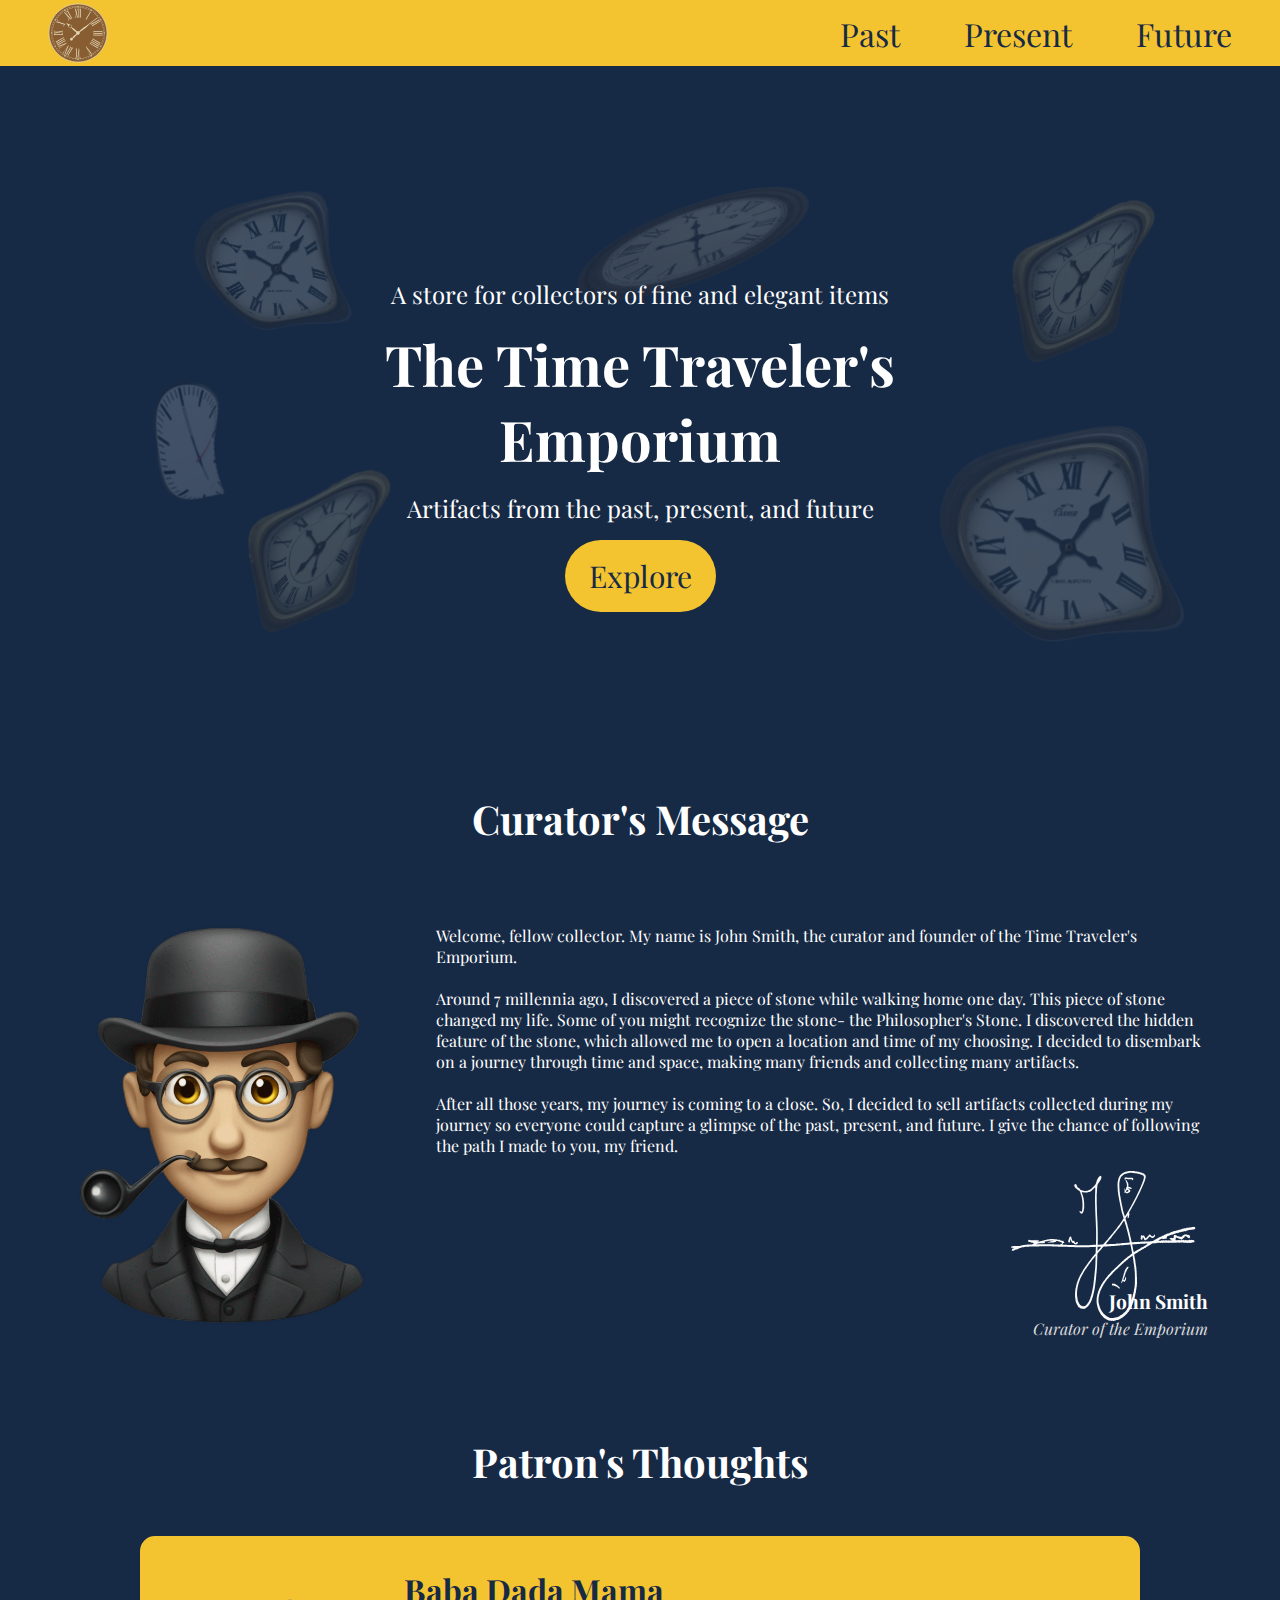
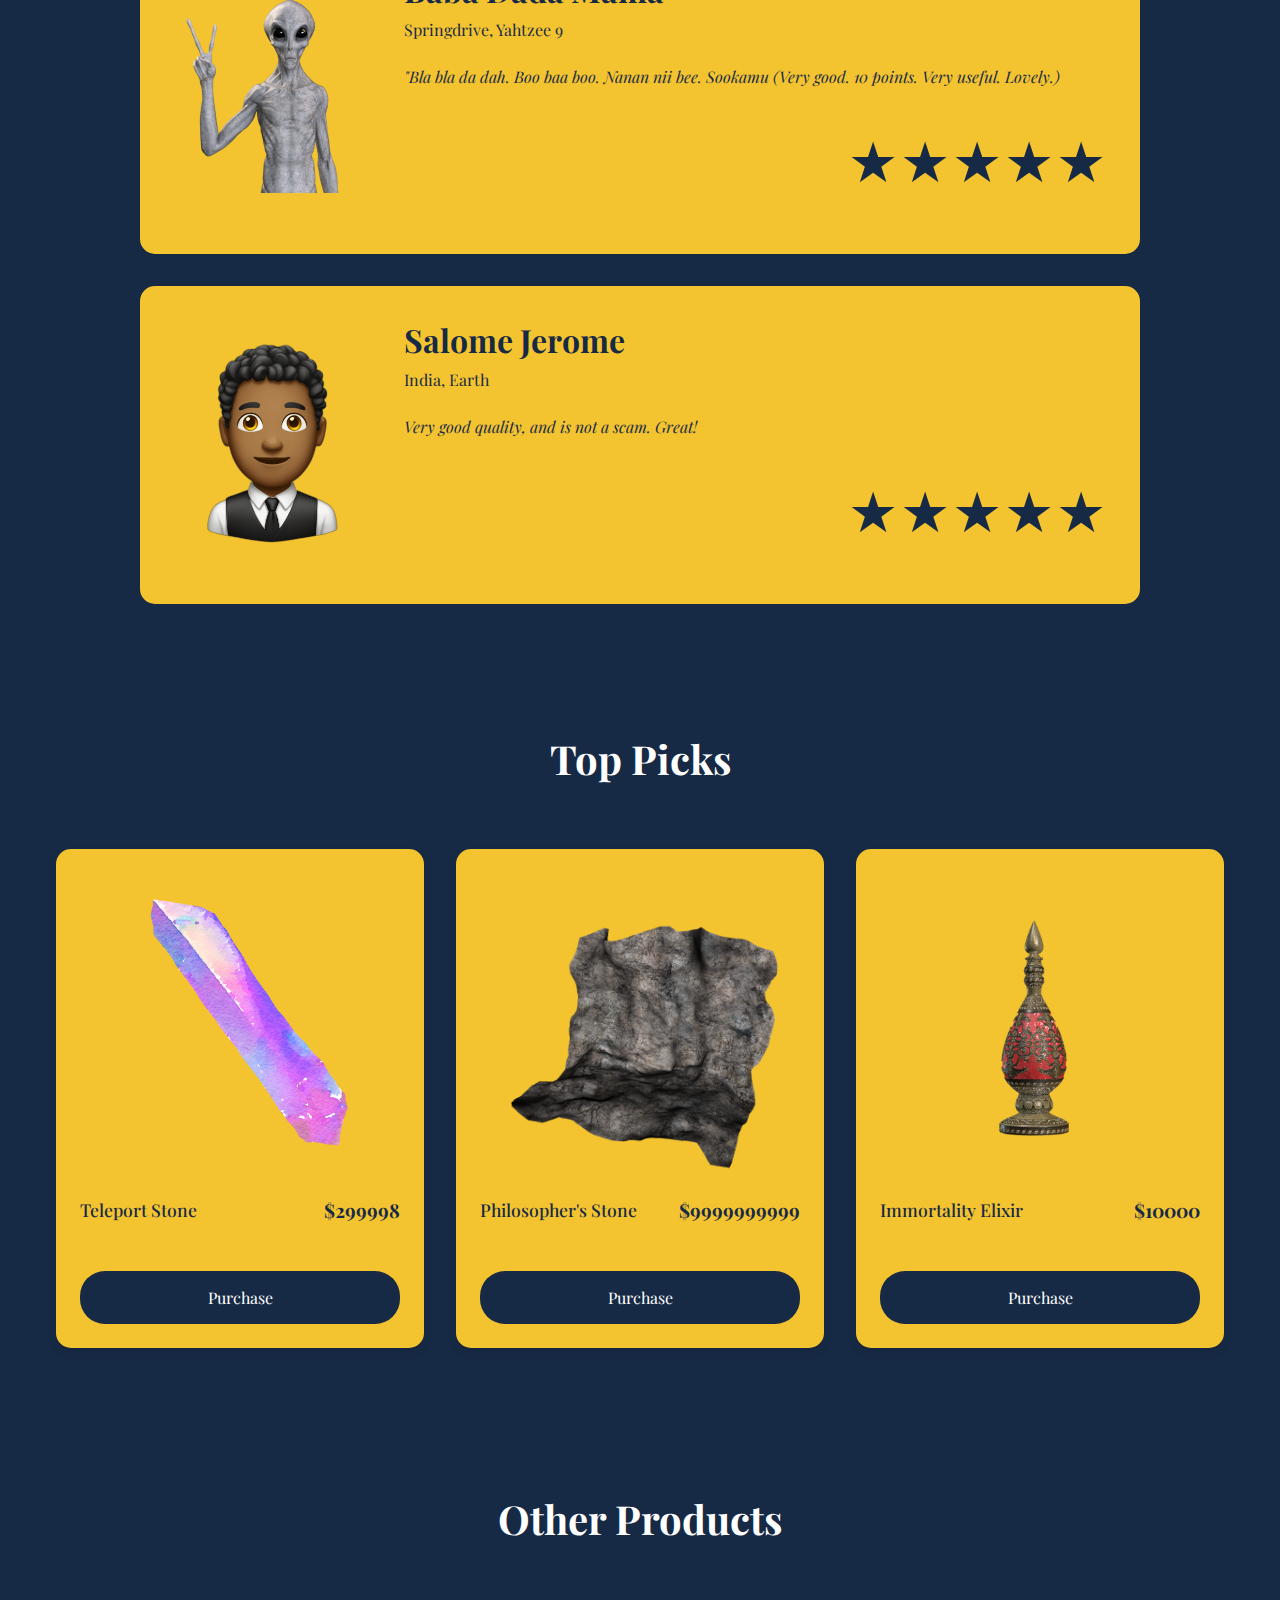
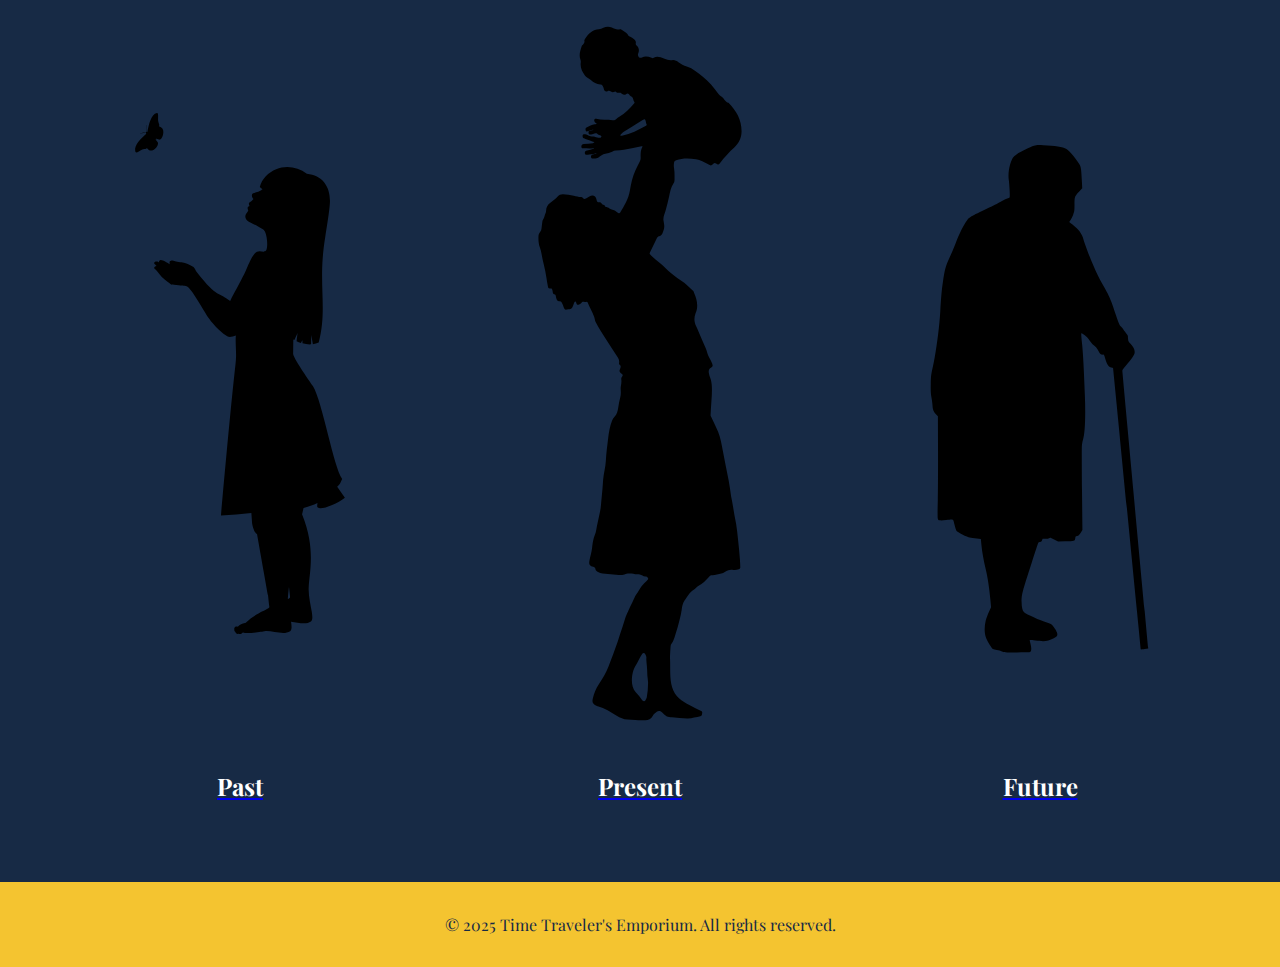
<file: commercial-website/index.html>
<!DOCTYPE html>
<html lang="en">
<head>
    <meta charset="UTF-8">
    <meta name="viewport" content="width=device-width, initial-scale=1.0">
    <title>The Time Traveler's Emporium</title>
    <link rel="stylesheet" href="public/css/styles.css">
</head>
<body class="bg-primary">
    <nav>
        <ul class="navbar bg-yellow">
            <li class="logo"><a href="#"><img src="public/images/logo.svg" alt="Logo"></a></li>
            <li><a href="past.html">Past</a></li>
            <li><a href="present.html">Present</a></li>
            <li><a href="future.html">Future</a></li>
        </ul>
    </nav>
    <section class="hero">
        <img src="public/images/background.svg" alt="Background" id="hero-background">
        <div class="hero-content">
            <h2>A store for collectors of fine and elegant items</h2>
            <h1>The Time Traveler's Emporium</h1>
            <h2>Artifacts from the past, present, and future</h2>
            <a href="#top-picks"><button class="btn explore-btn bg-yellow">Explore</button></a>
        </div>
    </section>
    
    <section class="curators-message">
        <h2 class="section-title">Curator's Message</h2>
        <div class="message-container">
            <div class="curator-image">
                <img src="public/images/curator.png" alt="John Smith - Curator">
            </div>
            <div class="message-content">
                <p>Welcome, fellow collector. My name is John Smith, the curator and founder of the Time Traveler's Emporium.<br><br>Around 7 millennia ago, I discovered a piece of stone while walking home one day. This piece of stone changed my life. Some of you might recognize the stone- the Philosopher's Stone. I discovered the hidden feature of the stone, which allowed me to open a location and time of my choosing. I decided to disembark on a journey through time and space, making many friends and collecting many artifacts.<br><br>After all those years, my journey is coming to a close. So, I decided to sell artifacts collected during my journey so everyone could capture a glimpse of the past, present, and future. I give the chance of following the path I made to you, my friend.</p>
                <div class="curator-signature">
                    <div class="signature">
                        <img src="public/images/home/signature.svg" alt="Signature">
                    </div>
                    <div class="signature-text">
                        <p class="curator-name">John Smith</p>
                        <p class="curator-title">Curator of the Emporium</p>
                    </div>
                </div>
            </div>
        </div>
    </section>

    <section class="testimonials">
        <h2 class="section-title">Patron's Thoughts</h2>
        <div class="testimonial-container">
            <div class="testimonial-box">
                <div class="testimonial-image">
                    <img src="public/images/home/baba.png" alt="Baba Dada Mama">
                </div>
                <div class="testimonial-content">
                    <h3 class="testimonial-name">Baba Dada Mama</h3>
                    <p class="testimonial-location">Springdrive, Yahtzee 9</p>
                    <p class="testimonial-text">"Bla bla da dah. Boo baa boo. Nanan nii bee. Sookamu (Very good. 10 points. Very useful. Lovely.)</p>
                    <div class="testimonial-rating">★★★★★</div>
                </div>
            </div>

            <div class="testimonial-box">
                <div class="testimonial-image">
                    <img src="public/images/home/salome.png" alt="Salome Jerome">
                </div>
                <div class="testimonial-content">
                    <h3 class="testimonial-name">Salome Jerome</h3>
                    <p class="testimonial-location">India, Earth</p>
                    <p class="testimonial-text">Very good quality, and is not a scam. Great!</p>
                    <div class="testimonial-rating">★★★★★</div>
                </div>
            </div>
        </div>
    </section>
    <!-- TODO: Make Purchase words larger -->

    <section class="section">
        <h2 class="section-title" id="top-picks">Top Picks</h2>
        <div class="grid">
            <div class="card bg-yellow">
                <div class="card-image">
                    <img src="public/images/products/teleport-stone.png" alt="Teleport Stone">
                </div>
                <div class="pick-details">
                    <span class="pick-name">Teleport Stone</span>
                    <span class="pick-price">$299998</span>
                </div>
                <button class="btn purchase-btn bg-primary">Purchase</button>
            </div>

            <div class="card bg-yellow">
                <div class="card-image">
                    <img src="public/images/products/the-stone.png" alt="Philosopher's Stone">
                </div>
                <div class="pick-details">
                    <span class="pick-name">Philosopher's Stone</span>
                    <span class="pick-price">$9999999999</span>
                </div>
                <button class="btn purchase-btn bg-primary">Purchase</button>
            </div>

            <div class="card bg-yellow">
                <div class="card-image">
                    <img src="public/images/products/immortality-elixir.png" alt="Immortality Elixir">
                </div>
                <div class="pick-details">
                    <span class="pick-name">Immortality Elixir</span>
                    <span class="pick-price">$10000</span>
                </div>
                <button class="btn purchase-btn bg-primary">Purchase</button>
            </div>
        </div>
    </section>

    <section class="section">
        <h2 class="section-title">Other Products</h2>
        <div class="grid">
            <a href="past.html">
                <div class="collection-item">
                    <div class="collection-image">
                        <img src="public/images/home/maiden.svg" alt="Maiden - The Past">
                    </div>
                    <h3>Past</h3>
                </div>    
            </a>
            <a href="present.html">
                <div class="collection-item">
                    <div class="collection-image">
                        <img src="public/images/home/mother.svg" alt="Mother - The Present">
                    </div>
                    <h3>Present</h3>
                </div>    
            </a>
            <a href="future.html">
                <div class="collection-item">
                    <div class="collection-image">
                        <img src="public/images/home/crone.svg" alt="Crone - The Future">
                    </div>
                    <h3>Future</h3>
                </div>
            </a>
        </div>
    </section>

    <footer class="bg-yellow">
        <p>&copy; 2025 Time Traveler's Emporium. All rights reserved.</p>
    </footer>
</body>
</html>
</file>
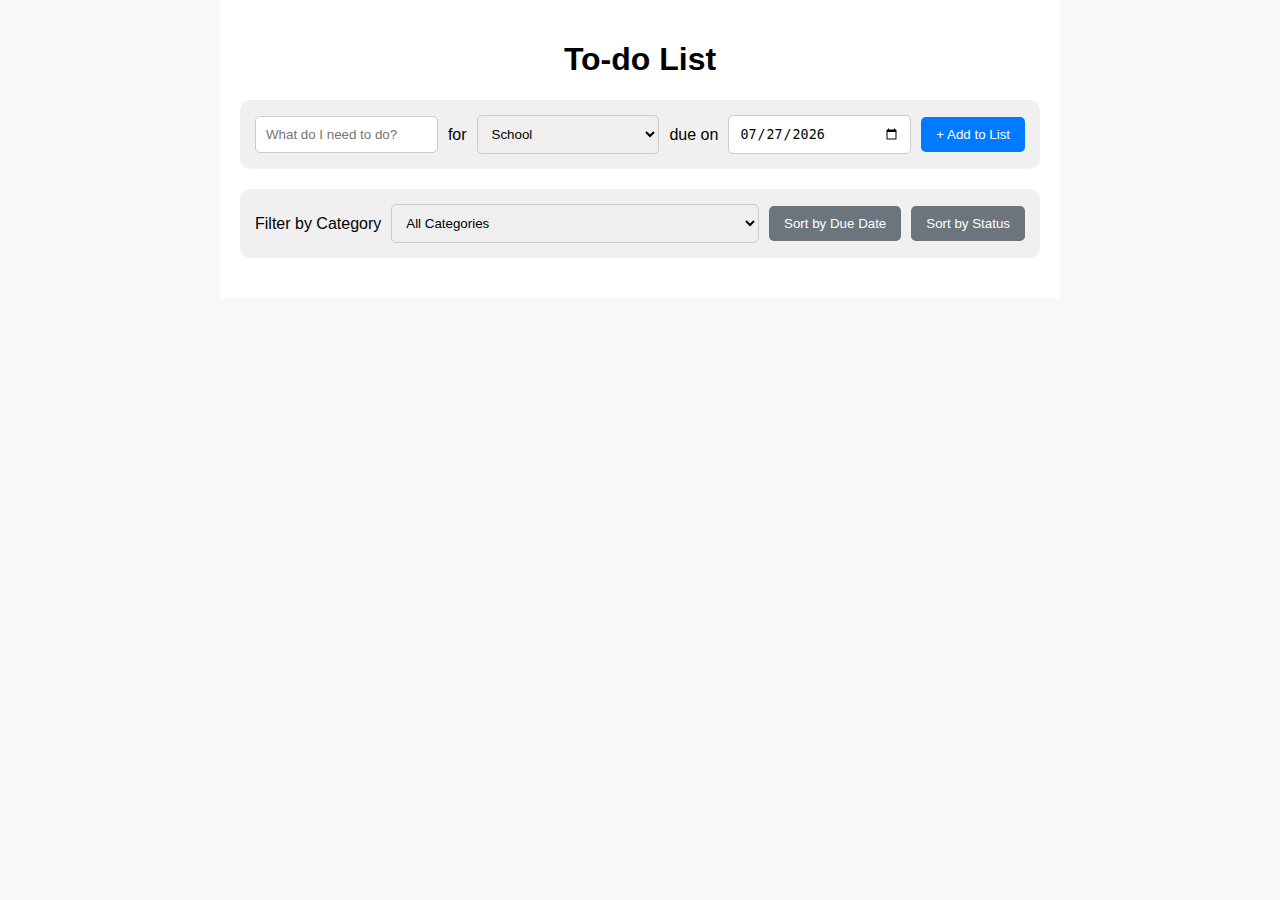
<file: todo-list/index.html>
<!DOCTYPE html>
<html lang="en">
<head>
  <meta charset="UTF-8" />
  <meta name="viewport" content="width=device-width, initial-scale=1.0"/>
  <title>My To-Do List</title>

  <link rel="shortcut icon" href="favicon.ico" type="image/x-icon">

  <style>
    body {
      font-family: Arial, sans-serif;
      background-color: #f8f8f8;
      margin: 0;
      padding: 0;
    }

    .content {
      max-width: 800px;
      margin: 0 auto;
      padding: 20px;
      background-color: white;
    }

    h1 {
      text-align: center;
    }

    .section-box {
      background-color: #f0f0f0;
      border-radius: 10px;
      padding: 15px;
      margin-bottom: 20px;
    }

    form {
      display: flex;
      flex-wrap: wrap;
      gap: 10px;
      align-items: center;
    }

    input[type="text"],
    input[type="date"],
    select {
      padding: 10px;
      border-radius: 5px;
      border: 1px solid #ccc;
      flex: 1;
      min-width: 150px;
    }

    button {
      padding: 10px 15px;
      border-radius: 5px;
      border: none;
      cursor: pointer;
      color: white;
    }

    #todo-input button {
      background-color: #007bff;
    }

    #todo-filter button {
      background-color: #6c757d;
    }

    .todo {
      display: flex;
      justify-content: space-between;
      align-items: center;
      padding: 10px 0;
      border-bottom: 1px solid #ccc;
    }

    .todo-text {
      max-width: 70%;
    }

    .todo-actions button {
      margin-left: 10px;
    }

    .complete-btn {
      background-color: #28a745;
    }

    .remove-btn {
      background-color: #dc3545;
    }

    .strike {
      text-decoration: line-through;
      color: gray;
    }
  </style>
</head>
<body>
  <div class="content">
    <h1>To-do List</h1>

    <div class="section-box">
      <form id="todo-input">
        <input type="text" placeholder="What do I need to do?" required>
        <label for="category">for</label>
        <select name="category" id="category">
          <option value="school">School</option>
          <option value="personal">Personal</option>
          <option value="work">Work</option>
          <option value="other">Other</option>
        </select>
        <label for="due">due on</label>
        <input type="date" name="due" id="due">
        <button type="submit">+ Add to List</button>
      </form>
    </div>

    <div class="section-box">
      <form id="todo-filter">
        <label for="category-filter">Filter by Category</label>
        <select name="category-filter" id="category-filter">
          <option value="all">All Categories</option>
          <option value="school">School</option>
          <option value="personal">Personal</option>
          <option value="work">Work</option>
          <option value="other">Other</option>
        </select>
        <button type="submit" formaction="javascript:redrawList('due', tasks)">Sort by Due Date</button>
        <button type="submit" formaction="javascript:redrawList('complete', tasks)">Sort by Status</button>
      </form>
    </div>

    <div id="todo-list"></div>
  </div>

  <script>
    let tasks = JSON.parse(localStorage.getItem('tasks')) || [];

    const date = new Date();
    document.getElementById('due').value = `${date.getFullYear()}-${String(date.getMonth() + 1).padStart(2, '0')}-${String(date.getDate() + 1).padStart(2, '0')}`;
    const today = `${date.getFullYear()}-${String(date.getMonth() + 1).padStart(2, '0')}-${String(date.getDate()).padStart(2, '0')}`;
    document.getElementById('due').setAttribute('min', today);

    function redrawList(sort, todos) {
      document.getElementById('todo-list').innerHTML = "";

      let todosSorted;
      switch (sort) {
        case 'all':
          todosSorted = todos;
          break;
        case 'due':
          todosSorted = [...todos].sort((a, b) => new Date(a.dueDate) - new Date(b.dueDate));
          break;
        case 'complete':
          const notCompleted = todos.filter(todo => !todo.completed);
          const completed = todos.filter(todo => todo.completed);
          todosSorted = notCompleted.concat(completed);
          break;
        default:
          todosSorted = todos.filter(todo => todo.category === sort);
          break;
      }

      todosSorted.forEach(todo => {
        const todoContainer = document.createElement("div");
        todoContainer.className = "todo";

        const taskText = document.createElement("div");
        taskText.className = "todo-text";

        taskText.innerHTML = `
          <strong>${todo.task}</strong><br>
          Category: ${todo.category.charAt(0).toUpperCase() + todo.category.slice(1)}<br>
          Due: ${todo.dueDate}
        `;

        if (todo.completed) {
          taskText.classList.add("strike");
        }

        const actionBtns = document.createElement("div");
        actionBtns.className = "todo-actions";

        const removeBtn = document.createElement("button");
        removeBtn.textContent = "Remove";
        removeBtn.type = "button";
        removeBtn.className = "remove-btn";
        removeBtn.addEventListener('click', () => {
          tasks = tasks.filter(item => item !== todo);
          saveTasks();
          redrawList('all', tasks);
        });

        if (todo.completed) {
          const undoBtn = document.createElement("button");
          undoBtn.textContent = "Undo";
          undoBtn.type = "button";
          undoBtn.className = "complete-btn";
          undoBtn.style.backgroundColor = "#ffc107";
          undoBtn.addEventListener('click', () => {
            todo.completed = false;
            saveTasks();
            redrawList('all', tasks);
          });

          actionBtns.appendChild(undoBtn);
          actionBtns.appendChild(removeBtn);
        } else {
          const completeBtn = document.createElement("button");
          completeBtn.textContent = "Complete";
          completeBtn.type = "button";
          completeBtn.className = "complete-btn";
          completeBtn.addEventListener('click', () => {
            todo.completed = true;
            saveTasks();
            redrawList('all', tasks);
          });

          actionBtns.appendChild(completeBtn);
          actionBtns.appendChild(removeBtn);
        }

        todoContainer.appendChild(taskText);
        todoContainer.appendChild(actionBtns);
        document.getElementById('todo-list').appendChild(todoContainer);
      });

      document.getElementById("todo-input").reset();
      const date = new Date();
      document.getElementById('due').value = `${date.getFullYear()}-${String(date.getMonth() + 1).padStart(2, '0')}-${String(date.getDate() + 1).padStart(2, '0')}`;
    }

    function saveTasks() {
      localStorage.setItem('tasks', JSON.stringify(tasks));
    }

    document.getElementById("todo-input").addEventListener('submit', (event) => {
      event.preventDefault();
      const task = event.target[0].value;
      const category = event.target[1].value;
      const dueDate = event.target[2].value;

      tasks.push({
        task,
        category,
        dueDate,
        completed: false
      });

      saveTasks();
      redrawList('all', tasks);
    });

    document.getElementById('category-filter').addEventListener('change', () => {
      const sortCategory = document.getElementById('category-filter').value;
      redrawList(sortCategory, tasks);
    });

    redrawList('all', tasks);
  </script>
</body>
</html>
</file>
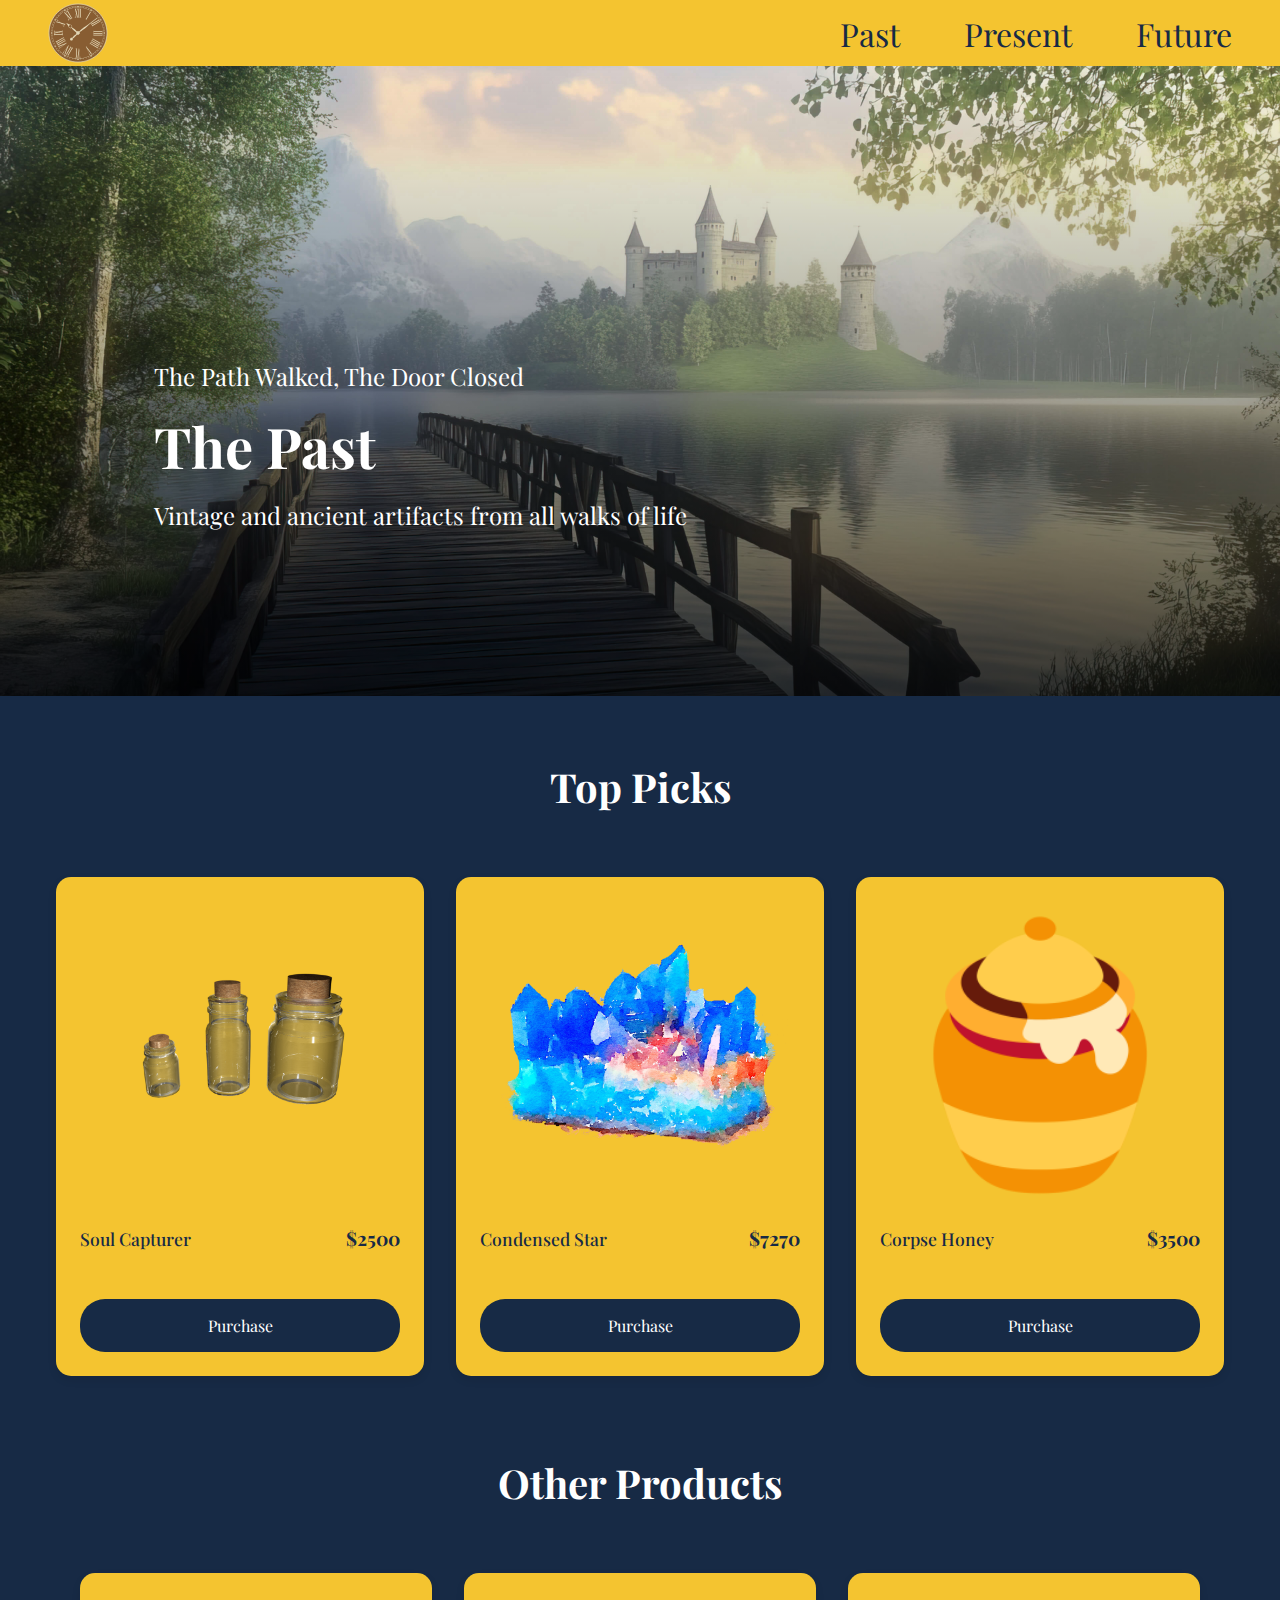
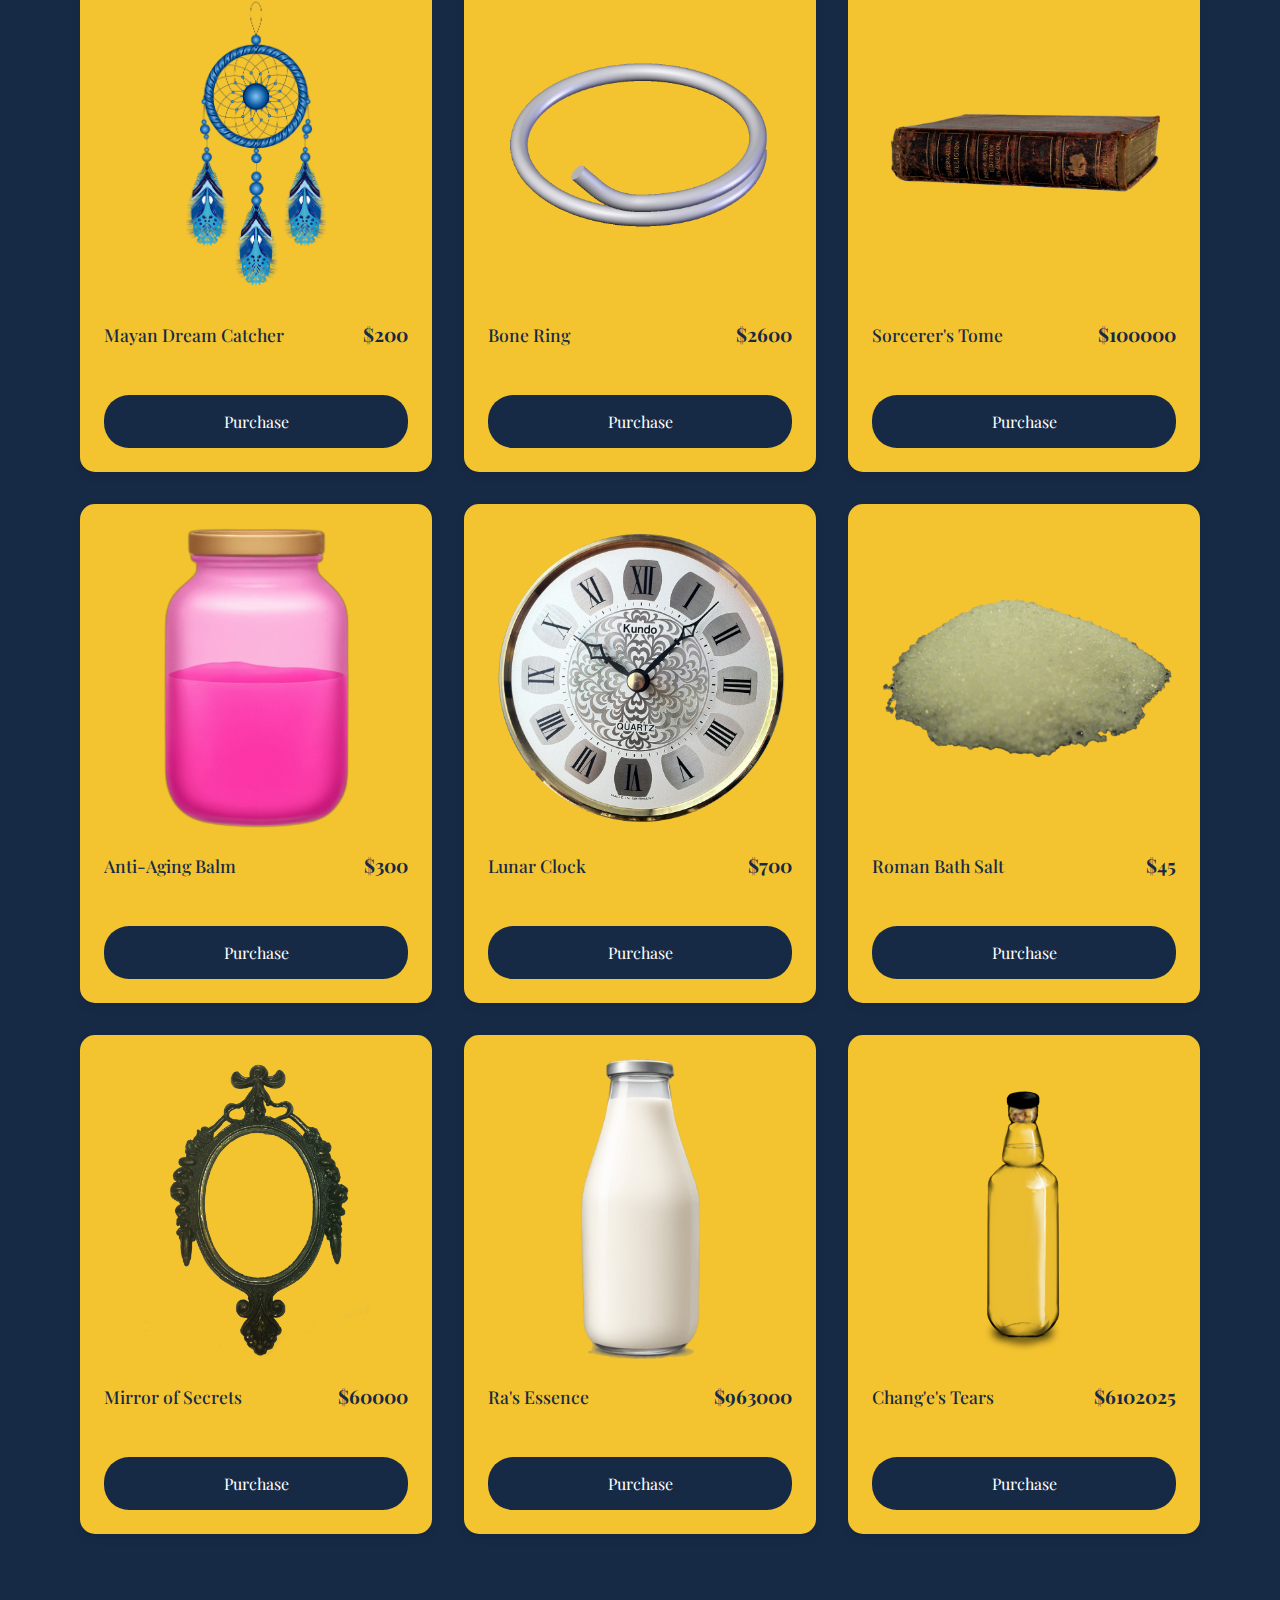
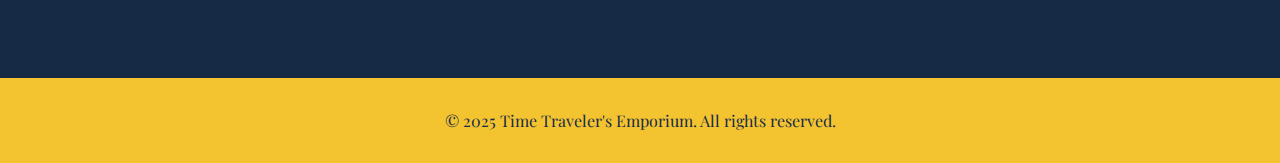
<file: commercial-website/past.html>
<!DOCTYPE html>
<html lang="en">
<head>
    <meta charset="UTF-8">
    <meta name="viewport" content="width=device-width, initial-scale=1.0">
    <title>Past - The Time Traveler's Emporium</title>
    <link rel="stylesheet" href="public/css/styles.css">
</head>
<body>
    <nav>
        <ul class="navbar bg-yellow">
            <li class="logo"><a href="index.html"><img src="public/images/logo.svg" alt="Logo"></a></li>
            <li><a href="past.html">Past</a></li>
            <li><a href="present.html">Present</a></li>
            <li><a href="future.html">Future</a></li>
        </ul>
    </nav>

    <section class="page-hero bg-primary" style="background: url('public/images/past-bg.jpg') no-repeat center center/cover;">
        <div class="hero-text">
            <h2>The Path Walked, The Door Closed</h2>
            <h1>The Past</h1>
            <h2>Vintage and ancient artifacts from all walks of life</h2>
        </div>
    </section>

    <section class="section bg-primary">
        <h2 class="section-title">Top Picks</h2>
        <div class="grid">
            <div class="card bg-yellow">
                <div class="card-image">
                    <img src="public/images/products/past/soul-capturer.png" alt="Soul Capturer">
                </div>
                <div class="pick-details">
                    <span class="pick-name">Soul Capturer</span>
                    <span class="pick-price">$2500</span>
                </div>
                <button class="btn purchase-btn bg-primary">Purchase</button>
            </div>
        
            <div class="card bg-yellow">
                <div class="card-image">
                    <img src="public/images/products/past/condensed-star.png" alt="Condensed Star">
                </div>
                <div class="pick-details">
                    <span class="pick-name">Condensed Star</span>
                    <span class="pick-price">$7270</span>
                </div>
                <button class="btn purchase-btn bg-primary">Purchase</button>
            </div>
        
            <div class="card bg-yellow">
                <div class="card-image">
                    <img src="public/images/products/past/corpse-honey.png" alt="Corpse Honey">
                </div>
                <div class="pick-details">
                    <span class="pick-name">Corpse Honey</span>
                    <span class="pick-price">$3500</span>
                </div>
                <button class="btn purchase-btn bg-primary">Purchase</button>
            </div>
        </div>

    <section class="section">
        <h2 class="section-title">Other Products</h2>
        <div class="grid">

            <div class="card bg-yellow">
                <div class="card-image">
                    <img src="public/images/products/past/mayan-dream-catcher.png" alt="Mayan Dream Catcher">
                </div>
                <div class="pick-details">
                    <span class="pick-name">Mayan Dream Catcher</span>
                    <span class="pick-price">$200</span>
                </div>
                <button class="btn purchase-btn bg-primary">Purchase</button>
            </div>
        
            <div class="card bg-yellow">
                <div class="card-image">
                    <img src="public/images/products/past/bone-ring.png" alt="Bone Ring">
                </div>
                <div class="pick-details">
                    <span class="pick-name">Bone Ring</span>
                    <span class="pick-price">$2600</span>
                </div>
                <button class="btn purchase-btn bg-primary">Purchase</button>
            </div>
        
            <div class="card bg-yellow">
                <div class="card-image">
                    <img src="public/images/products/past/sorcerers-tome.png" alt="Sorcerer's Tome">
                </div>
                <div class="pick-details">
                    <span class="pick-name">Sorcerer's Tome</span>
                    <span class="pick-price">$100000</span>
                </div>
                <button class="btn purchase-btn bg-primary">Purchase</button>
            </div>
        
            <div class="card bg-yellow">
                <div class="card-image">
                    <img src="public/images/products/past/anti-aging-balm.png" alt="Anti-Aging Balm">
                </div>
                <div class="pick-details">
                    <span class="pick-name">Anti-Aging Balm</span>
                    <span class="pick-price">$300</span>
                </div>
                <button class="btn purchase-btn bg-primary">Purchase</button>
            </div>
        
            <div class="card bg-yellow">
                <div class="card-image">
                    <img src="public/images/products/past/lunar-clock.png" alt="Lunar Clock">
                </div>
                <div class="pick-details">
                    <span class="pick-name">Lunar Clock</span>
                    <span class="pick-price">$700</span>
                </div>
                <button class="btn purchase-btn bg-primary">Purchase</button>
            </div>
        
            <div class="card bg-yellow">
                <div class="card-image">
                    <img src="public/images/products/past/roman-bath-salt.png" alt="Roman Bath Salt">
                </div>
                <div class="pick-details">
                    <span class="pick-name">Roman Bath Salt</span>
                    <span class="pick-price">$45</span>
                </div>
                <button class="btn purchase-btn bg-primary">Purchase</button>
            </div>
        
            <div class="card bg-yellow">
                <div class="card-image">
                    <img src="public/images/products/past/mirror-of-secrets.png" alt="Mirror of Secrets">
                </div>
                <div class="pick-details">
                    <span class="pick-name">Mirror of Secrets</span>
                    <span class="pick-price">$60000</span>
                </div>
                <button class="btn purchase-btn bg-primary">Purchase</button>
            </div>
        
            <div class="card bg-yellow">
                <div class="card-image">
                    <img src="public/images/products/past/ras-essence.png" alt="Ra's Essence">
                </div>
                <div class="pick-details">
                    <span class="pick-name">Ra's Essence</span>
                    <span class="pick-price">$963000</span>
                </div>
                <button class="btn purchase-btn bg-primary">Purchase</button>
            </div>
        
            <div class="card bg-yellow">
                <div class="card-image">
                    <img src="public/images/products/past/changes-tears.png" alt="Chang'e's Tears">
                </div>
                <div class="pick-details">
                    <span class="pick-name">Chang'e's Tears</span>
                    <span class="pick-price">$6102025</span>
                </div>
                <button class="btn purchase-btn bg-primary">Purchase</button>
            </div>                
        </div>
        </section>
    </section>

    <footer class="bg-yellow">
        <p>&copy; 2025 Time Traveler's Emporium. All rights reserved.</p>
    </footer>
</body>
</html>
</file>
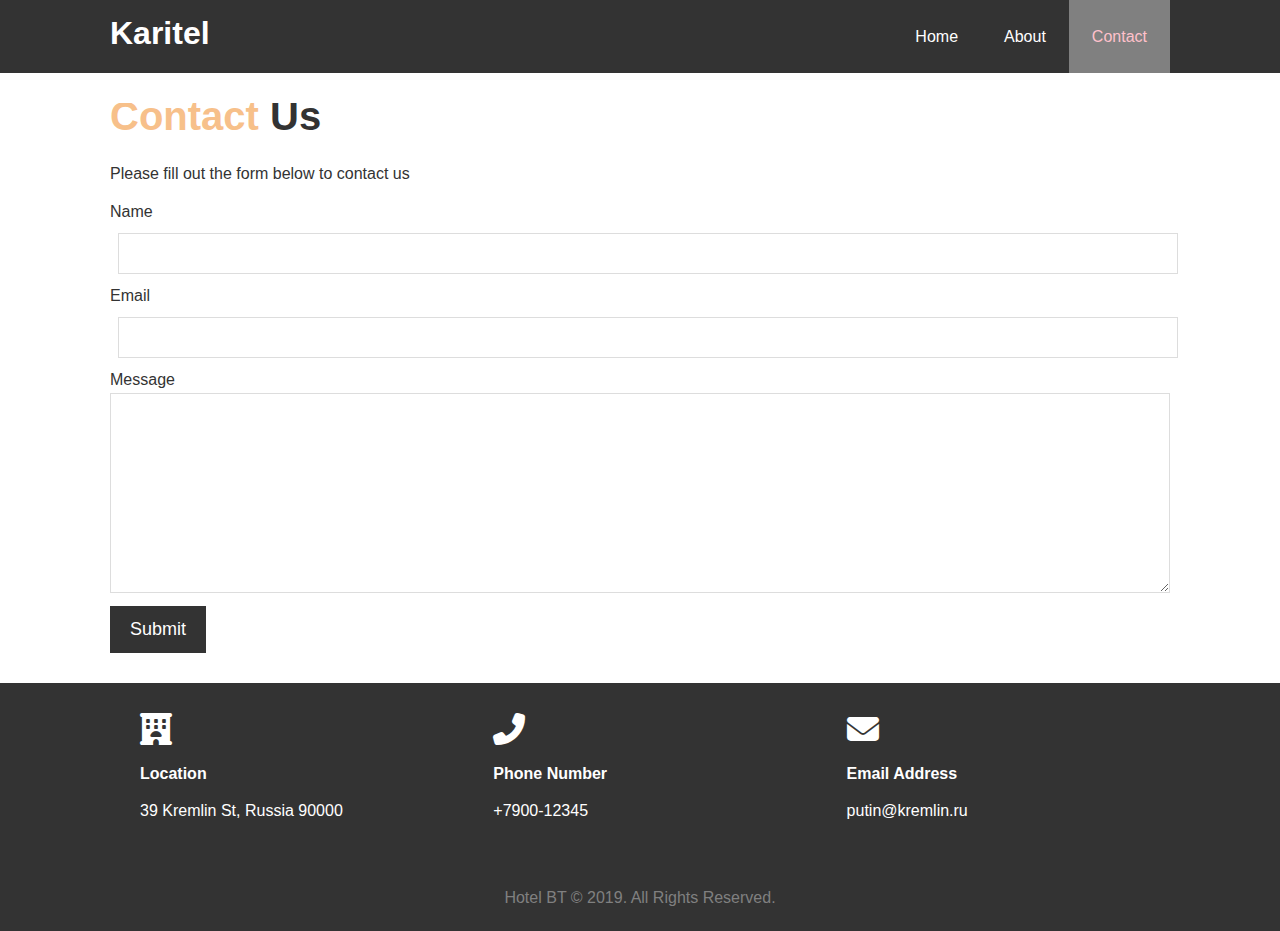
<file: hotel-website/contact.html>
<!DOCTYPE html>
<html lang="en">
<head>
    <meta charset="UTF-8">
    <meta name="viewport" content="width=device-width, initial-scale=1.0">
    <title>Hotel Website</title>
    <link rel="stylesheet" href="./public/css/styles.css">
    <link rel="stylesheet" href="https://cdnjs.cloudflare.com/ajax/libs/font-awesome/6.7.2/css/all.min.css" integrity="sha512-Evv84Mr4kqVGRNSgIGL/F/aIDqQb7xQ2vcrdIwxfjThSH8CSR7PBEakCr51Ck+w+/U6swU2Im1vVX0SVk9ABhg==" crossorigin="anonymous" referrerpolicy="no-referrer" />
</head>
<body>
    <header>
        <nav id="navbar">
            <div class="container">
                <h1 class="logo">
                    <a href="/index.html">Karitel</a>
                </h1>
                <ul>
                    <li>
                        <a href="/index.html">Home</a>
                    </li>
                    <li>
                        <a href="/about.html">About</a>
                    </li>
                    <li>
                        <a href="/contact.html" class="current">Contact</a>
                    </li>
                </ul>
            </div>
        </nav>
    </header>

    <section id="contact-form" class="bg-light py-3">
        <div class="container">
            <h1 class="l-heading"><span class="text-primary">Contact</span> Us</h1>
            <p>Please fill out the form below to contact us</p>

            <form id="form-contact">
                <div class="form-group">
                    <label for="name">Name</label>
                    <input type="text" id="name">
                </div>
                <div class="form-group">
                    <label for="email">Email</label>
                    <input type="text" id="email">
                </div>
                <div class="form-group">
                    <label for="message">Message</label>
                    <textarea name="message" id="message"></textarea>
                </div>
                <button type="submit" class="btn">Submit</button>
            </form>
    </section>


    <!-- This is my creative job -->
    <section id="info" class="bg-dark">
        <div class="container">
            <div class="box">
                <i class="fas fa-hotel fa-2x"></i>
                <p><b>Location</b></p>
                <p>39 Kremlin St, Russia 90000</p>
            </div>
            <div class="box">
                <i class="fas fa-phone-flip fa-2x"></i><br>
                <p><b>Phone Number</b></p>
                <p>+7900-12345</p>
            </div>
            <div class="box">
                <i class="fas fa-envelope fa-2x"></i>
                <p><b>Email Address</b></p>
                <p>putin@kremlin.ru</p>
            </div>
        </div>
    </section>
    <div class="clr"></div>



    <footer id="main-footer">
        <p>Hotel BT &copy; 2019. All Rights Reserved.</p>
    </footer>
</body>
</html>
</file>
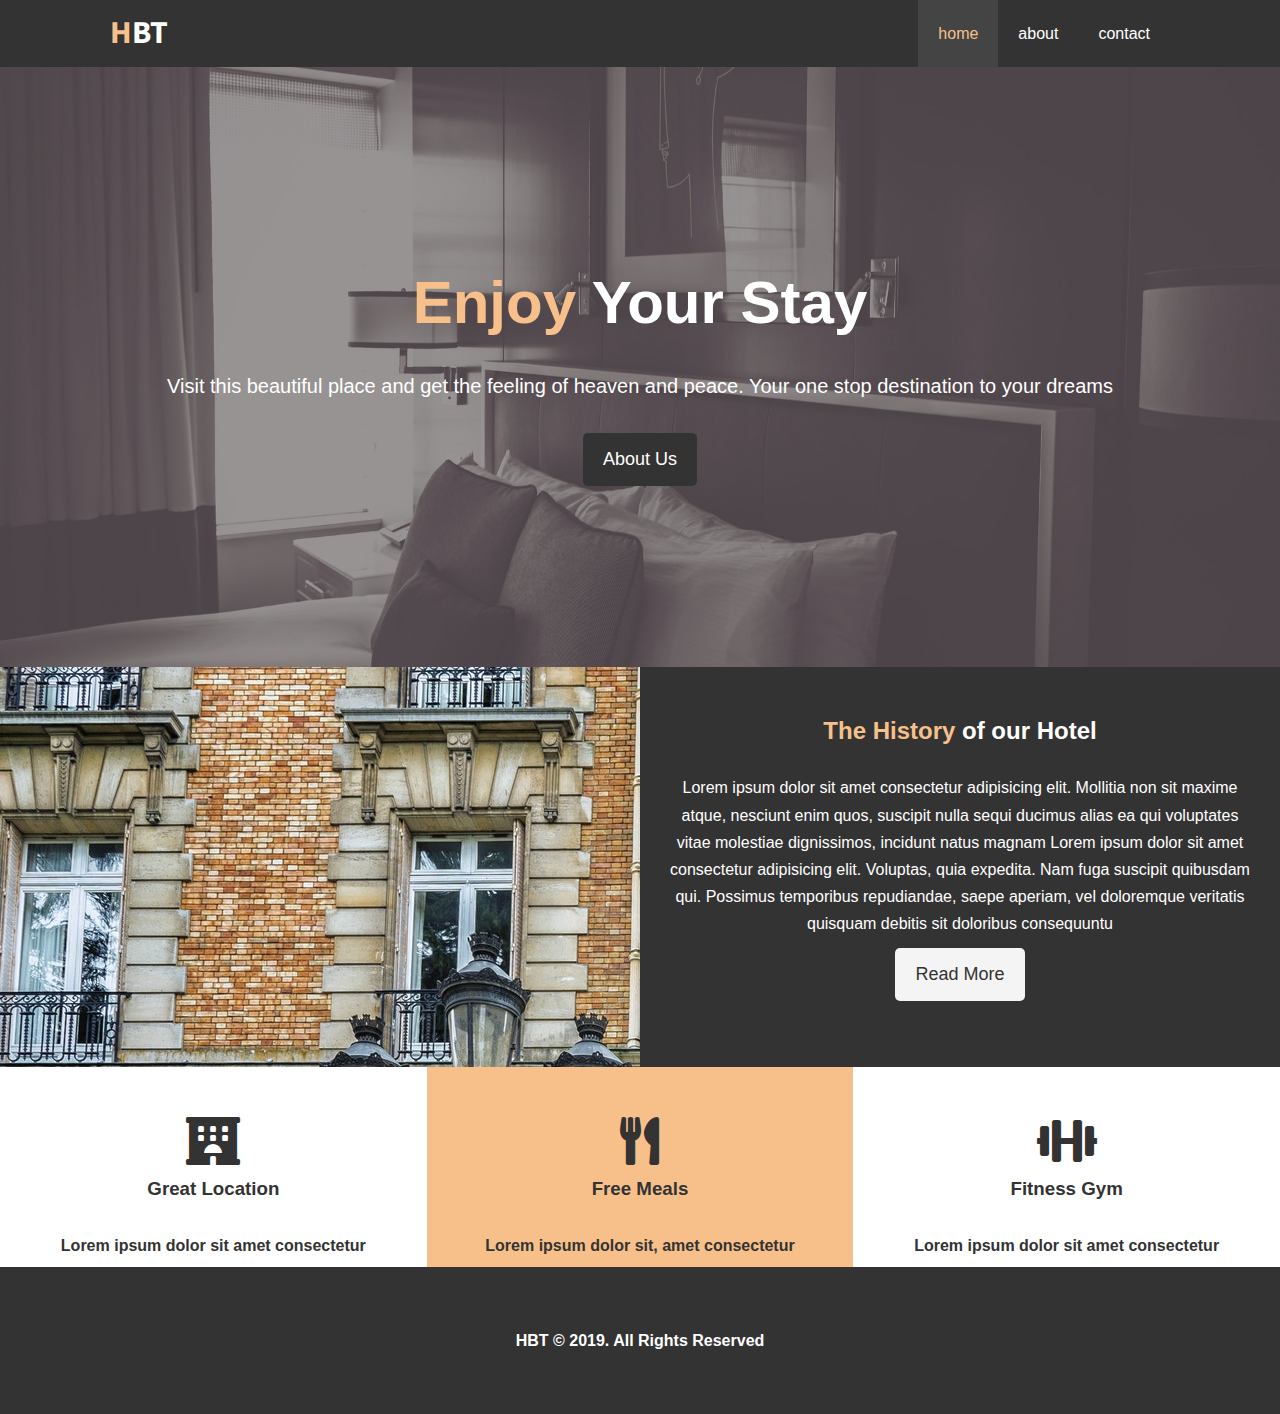
<file: hotel-website/hi.html>
<!DOCTYPE html>
<html>
  <head>
    <title>HBT</title>
    <link rel="stylesheet" href="public/css/skibidi.css" />
    <link
      rel="stylesheet"
      href="https://use.fontawesome.com/releases/v5.9.0/css/all.css"
    />
    <link
      href="https://fonts.googleapis.com/css?family=Source+Sans+Pro:700&display=swap"
      rel="stylesheet"
    />
  </head>
  <body>
    <header>
      <nav id="navbar">
        <div class="container">
          <h1 class="logo">
            <a href="index.html"><span class="text-primary">H</span>BT </a>
          </h1>
          <ul>
            <li><a class="current" href="index.html">home</a></li>
            <li><a href="about.html">about</a></li>
            <li><a href="contact.html">contact</a></li>
          </ul>
        </div>
      </nav>
      <div id="showcase">
        <div class="container">
          <div class="showcase-content">
            <h1><span class="text-primary">Enjoy</span> Your Stay</h1>
            <p class="lead">
              Visit this beautiful place and get the feeling of heaven and
              peace. Your one stop destination to your dreams
            </p>
            <a class="btn" href="about.html">About Us</a>
          </div>
        </div>
      </div>
    </header>
    <section id="home-info" class="bg-dark">
      <div class="info-img"></div>
      <div class="info-content">
        <h2><span class="text-primary">The History</span> of our Hotel</h2>
        <p>
          Lorem ipsum dolor sit amet consectetur adipisicing elit. Mollitia non
          sit maxime atque, nesciunt enim quos, suscipit nulla sequi ducimus
          alias ea qui voluptates vitae molestiae dignissimos, incidunt natus
          magnam Lorem ipsum dolor sit amet consectetur adipisicing elit.
          Voluptas, quia expedita. Nam fuga suscipit quibusdam qui. Possimus
          temporibus repudiandae, saepe aperiam, vel doloremque veritatis
          quisquam debitis sit doloribus consequuntu
        </p>
        <a href="about.html" class="btn btn-light">Read More</a>
      </div>
    </section>
    <section id="features">
      <div class="box bg-light">
        <i class="fas fa-hotel fa-3x"></i>
        <h3>Great Location</h3>
        <p class="bold">
          Lorem ipsum dolor sit amet consectetur adipisicing elit. Cumque,
          molestias.
        </p>
      </div>
      <div class="box bg-primary">
        <i class="fas fa-utensils fa-3x"></i>
        <h3>Free Meals</h3>
        <p class="bold">
          Lorem ipsum dolor sit, amet consectetur adipisicing elit. Tempora,
          quas.
        </p>
      </div>

      <div class="box bg-light">
        <i class="fas fa-dumbbell fa-3x"></i>
        <h3>Fitness Gym</h3>
        <p class="bold">
          Lorem ipsum dolor sit amet consectetur adipisicing elit. Dicta,
          mollitia.
        </p>
      </div>
    </section>
    <footer class="clr bg-dark">
      <div id="main-footer">
        <p class="bold">HBT &copy; 2019. All Rights Reserved</p>
      </div>
    </footer>
  </body>
</html>
</file>
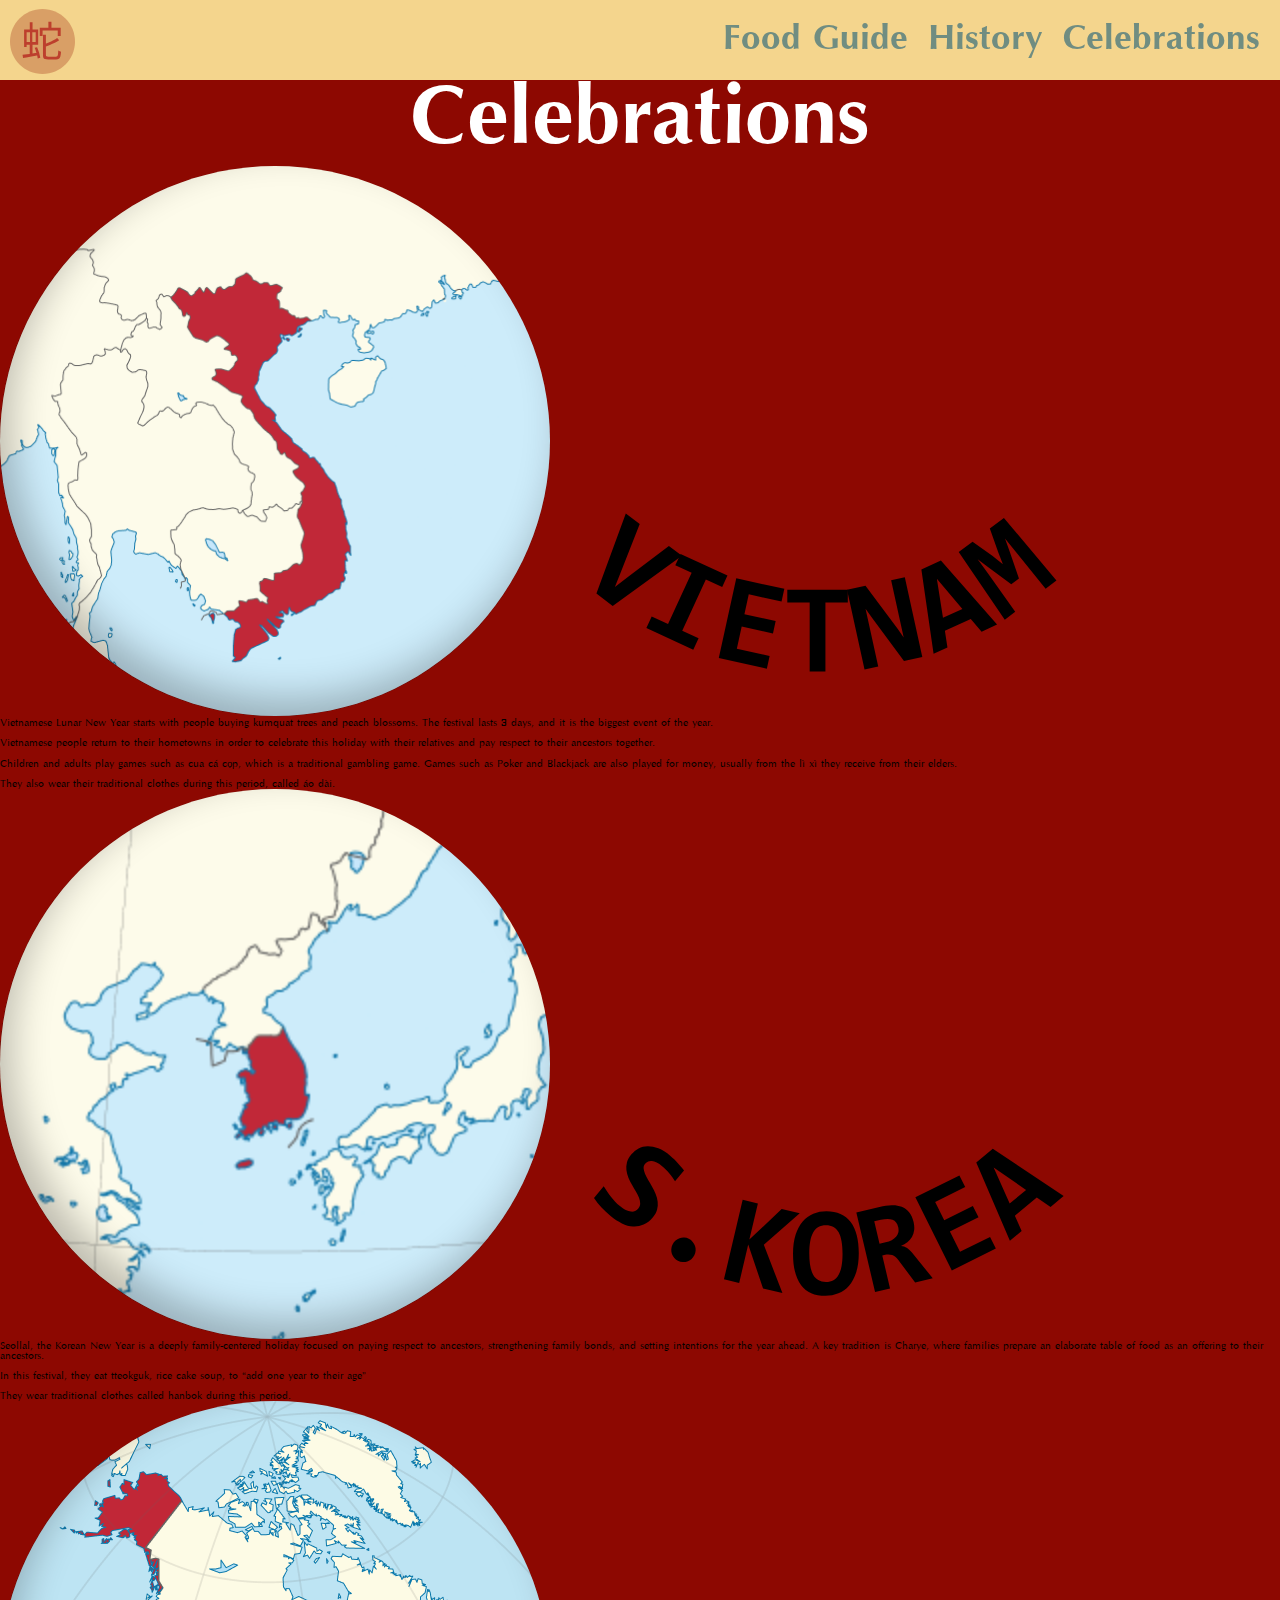
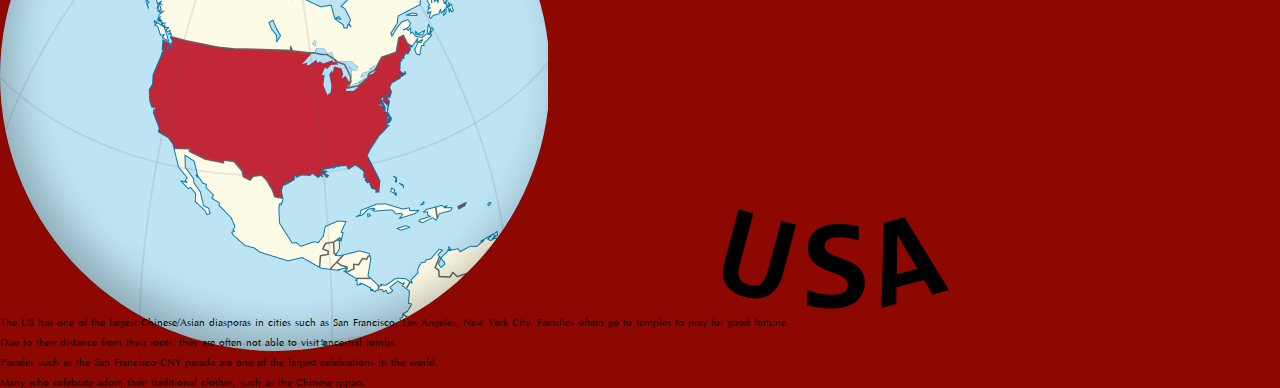
<file: lunar-new-year/celebrations.html>
<!DOCTYPE html>
<html lang="en">
<head>
    <meta charset="UTF-8">
    <meta name="viewport" content="width=device-width, initial-scale=0.50">
    <title>The Year of the Snake - Celebrations</title>

    <link rel="stylesheet" href="./public/css/styles.css">
</head>
<body>
    <nav>
        <div class="navbar">
            <div class="logo">
                <a href="./index.html"><img src="./public/images/home_btn.svg" alt="Home Button"></a>
            </div>
            <ul>
                <li>
                    <a href="food_guide.html">Food Guide</a>
                </li>
                <li>
                    <a href="history.html">History</a>
                </li>
                <li>
                    <a href="celebrations.html" class="active">Celebrations</a>
                </li>
            </ul>
        </div>
    </nav>

    <main>
        <div>
            <h1 class="header">
                Celebrations
            </h1>
        </div>
        
        <div class="container">
            <div class="scroll">
                <div class="globe"><img src="./public/images/Globe.png" alt="Globe of Vietnam"><img src="./public/images/vietnam.svg" alt="" style="margin-top: -95px; "></div>
                <div class="scroll-text">Vietnamese Lunar New Year starts with people buying kumquat trees and peach blossoms. The festival lasts 3 days, and it is the biggest event of the year.
                    <br>
                    <br>Vietnamese people return to their hometowns in order to celebrate this holiday with their relatives and pay respect to their ancestors together.
                    <br>
                    <br>Children and adults play games such as cua cá c<span class="spec_char">ọ</span>p, which is a traditional gambling game. Games such as Poker and Blackjack are also played for money, usually from the lì xì they receive from their elders.
                    <br>
                    <br>They also wear their traditional clothes during this period, called áo dài.</div>
            </div>
    
            <div class="scroll">
                <div class="globe"><img src="./public/images/Globe-1.png" alt="Globe of South Korea"><img src="./public/images/s_korea.svg" alt="" style="margin-top: -95px; padding-left: 10px;"></div>
                <div class="scroll-text">Seollal, the Korean New Year is a deeply family-centered holiday focused on paying respect to ancestors, strengthening family bonds, and setting intentions for the year ahead. A key tradition is Charye, where families prepare an elaborate table of food as an offering to their ancestors.
                    <br>
                    <br>In this festival, they eat tteokguk, rice cake soup, to “add one year to their age”
                    <br>
                    <br>They wear traditional clothes called hanbok during this period.</div>
            </div>
    
            <div class="scroll">
                <div class="globe"><img src="./public/images/Globe-2.png" alt="Globe of the US"><img src="./public/images/usa.svg" alt="" style="margin-top: -40px; padding-left: 150px;"></div>
                <div class="scroll-text" style="margin-top: -45px;"><br>The US has one of the largest Chinese/Asian diasporas in cities such as San Francisco, Los Angeles, New York City. Families oftern go to temples to pray for good fortune.
                    <br>
                    <br>Due to their distance from their roots, they are often not able to visit ancestral tombs.
                    <br>
                    <br>Parades such as the San Francisco CNY parade are one of the largest celebrations in the world.
                    <br>
                    <br>Many who celebrate adorn their traditional clothes, such as the Chinese qipao.</div>
            </div>
    
        </div>
        
    </main>
    
</body>
</html>
</file>
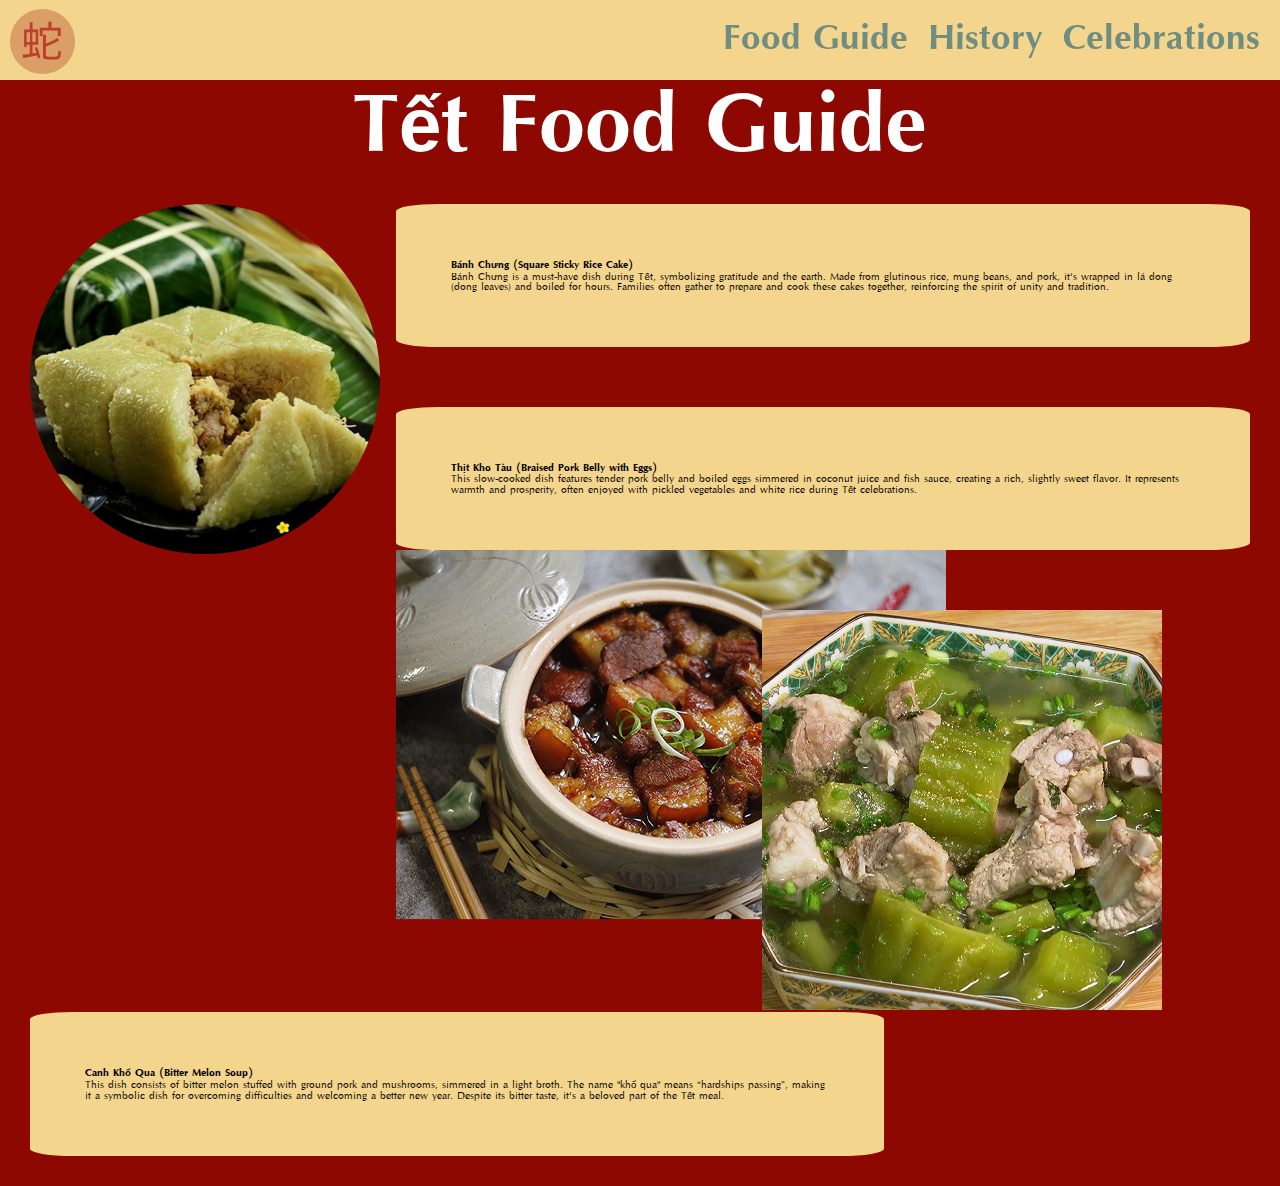
<file: lunar-new-year/food_guide.html>
<!DOCTYPE html>
<html lang="en">
<head>
    <meta charset="UTF-8">
    <meta name="viewport" content="width=device-width, initial-scale=0.67">
    <title>The Year of the Snake - A Food Guide</title>

    <link rel="stylesheet" href="./public/css/styles.css">
</head>
<body>
    <nav>
        <div class="navbar">
            <div class="logo">
                <a href="./index.html"><img src="./public/images/home_btn.svg" alt="Home Button"></a>
            </div>
            <ul>
                <li>
                    <a href="food_guide.html" class="active">Food Guide</a>
                </li>
                <li>
                    <a href="history.html">History</a>
                </li>
                <li>
                    <a href="celebrations.html">Celebrations</a>
                </li>
            </ul>
        </div>
    </nav>

    <main>
        <div>
            <h1 class="header">
                T<span class="spec_char">ế</span>t Food Guide
            </h1>
        </div>
        
        <div class="foods">
            <div class="box" id="banh-chung">
                <div class="box-img">
                    <img src="./public/images/banh_chung.png" alt="Banh Chung, a traditional Vietnamese food.">
                </div>
                <div class="box-text">
                    <p class="name"><b>Bánh Ch<span class="spec_char">ư</span>ng (Square Sticky Rice Cake)</b></p>
                    <p class="desc">Bánh Ch<span class="spec_char">ư</span>ng is a must-have dish during T<span class="spec_char">ế</span>t, symbolizing gratitude and the earth. Made from glutinous rice, mung beans, and pork, it's wrapped in lá dong (dong leaves) and boiled for hours. Families often gather to prepare and cook these cakes together, reinforcing the spirit of unity and tradition.</p>
                </div>
            </div>
            <div class="box" id="thit-kho">
                <div class="box-text">
                    <p class="name"><b>Th<span class="spec_char">ị</span>t Kho Tàu (Braised Pork Belly with Eggs)</b></p>
                    <p class="desc">This slow-cooked dish features tender pork belly and boiled eggs simmered in coconut juice and fish sauce, creating a rich, slightly sweet flavor. It represents warmth and prosperity, often enjoyed with pickled vegetables and white rice during T<span class="spec_char">ế</span>t celebrations.</p>
                </div>
                <div class="box-img">
                    <img src="./public/images/thit_kho.png" alt="Thit Kho Tau, a classic Vietnamese dish.">
                </div>
            </div>
            <div class="box" id="canh-kho-qua">
                <div class="box-img">
                    <img src="./public/images/canh_kho_qua.png" alt="Canh Kho Qua, a dish you either love or hate.">
                </div>
                <div class="box-text">
                    <p class="name"><b>Canh Kh<span class="spec_char">ổ</span> Qua (Bitter Melon Soup)</b></p>
                    <p class="desc">This dish consists of bitter melon stuffed with ground pork and mushrooms, simmered in a light broth. The name "kh<span class="spec_char">ổ</span> qua" means “hardships passing”, making it a symbolic dish for overcoming difficulties and welcoming a better new year. Despite its bitter taste, it's a beloved part of the T<span class="spec_char">ế</span>t meal.</p>
                </div>
            </div>
        </div>
    </main>
    
</body>
</html>
</file>
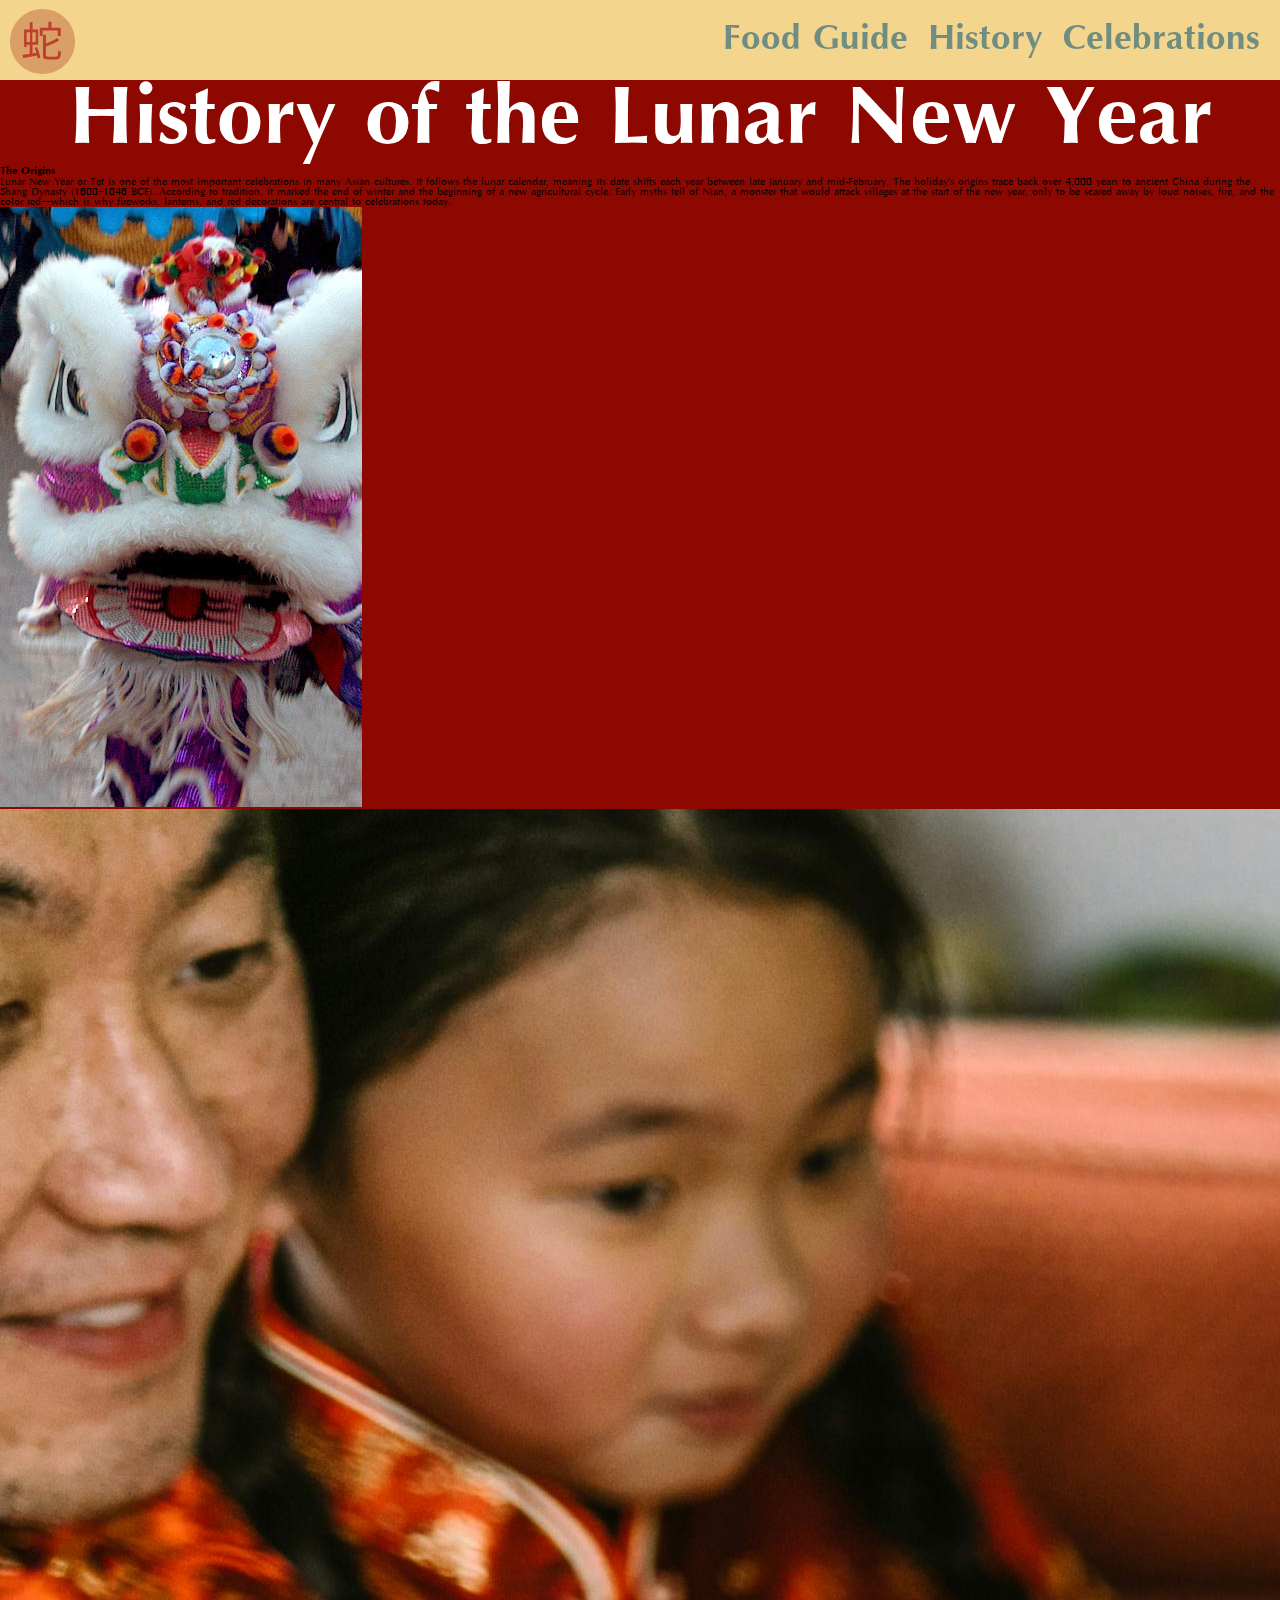
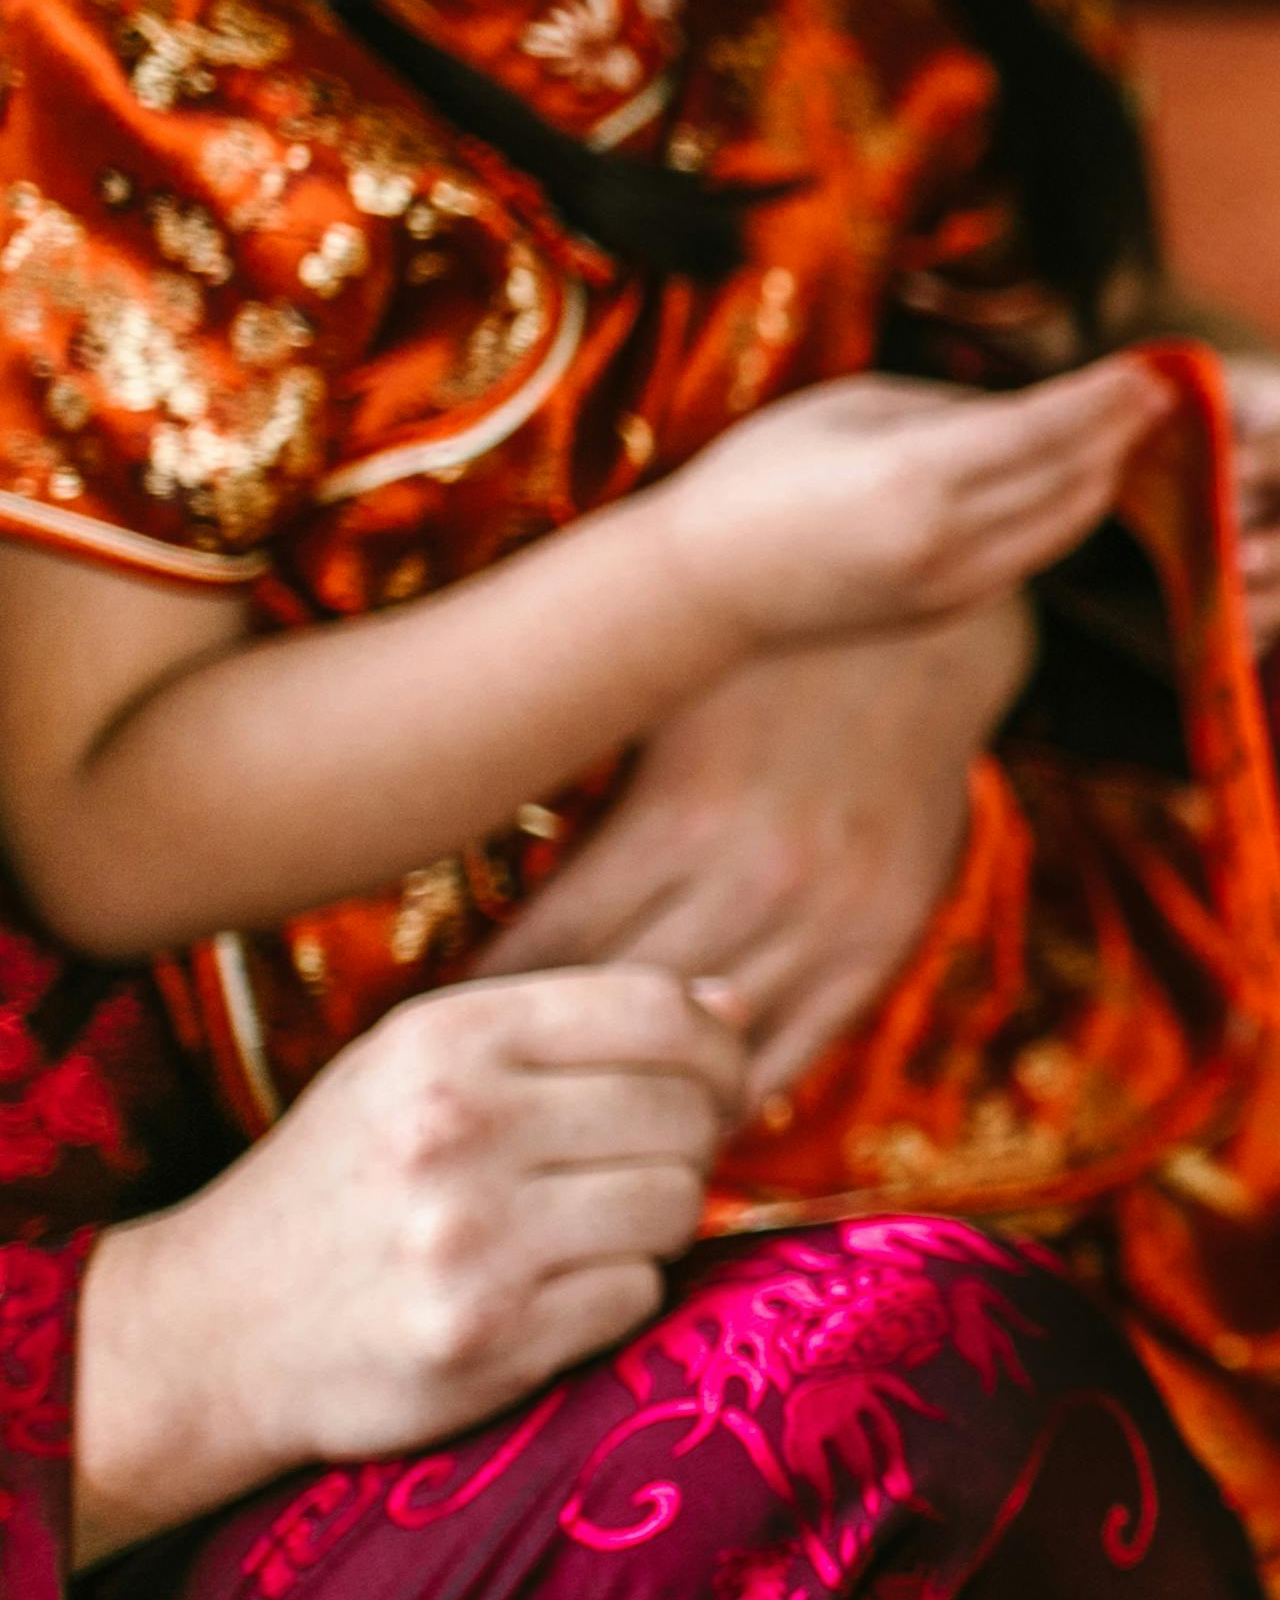
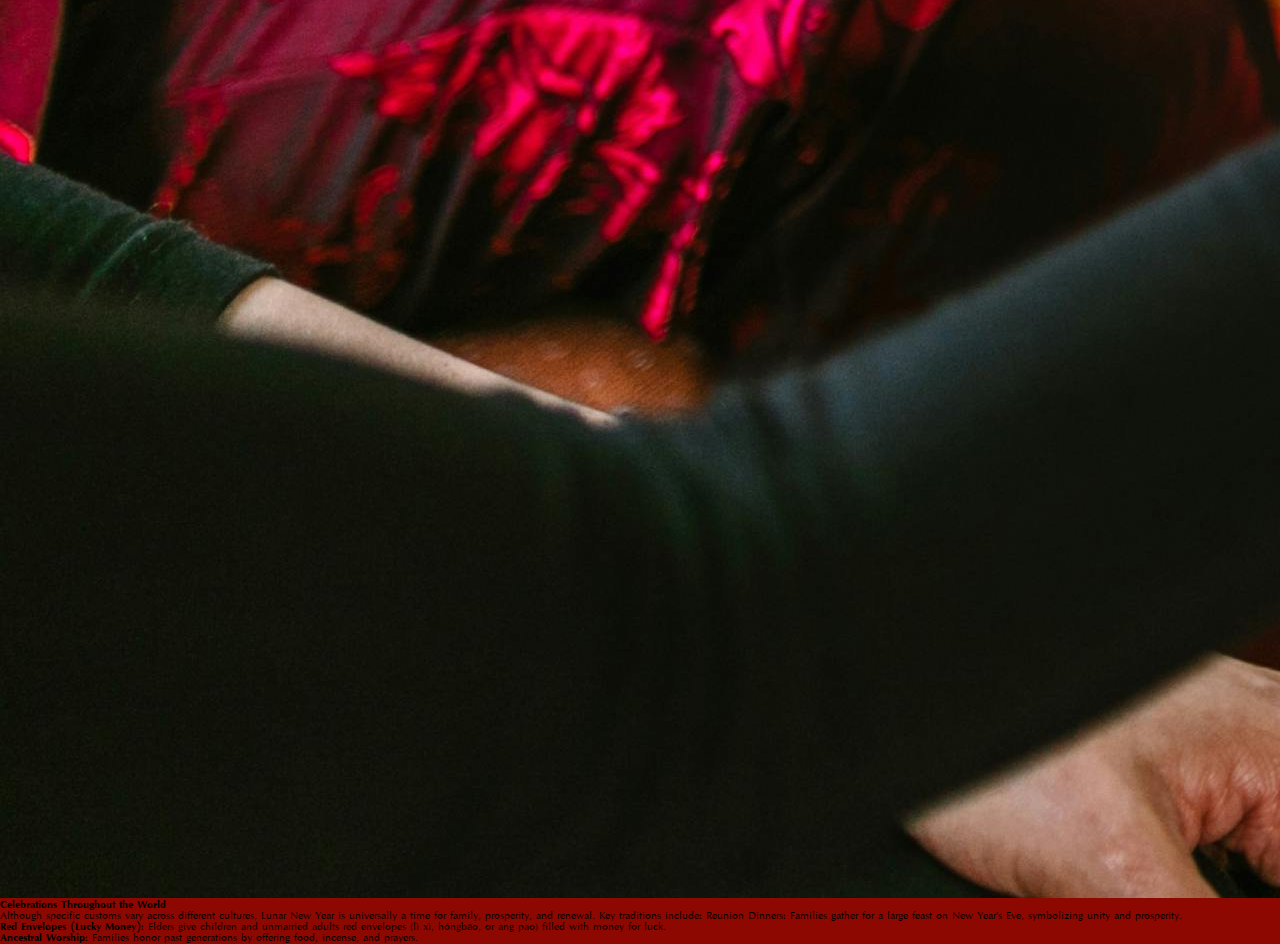
<file: lunar-new-year/history.html>
<!DOCTYPE html>
<html lang="en">
<head>
    <meta charset="UTF-8">
    <meta name="viewport" content="width=device-width, initial-scale=0.50">
    <title>The Year of the Snake - Celebrations</title>

    <link rel="stylesheet" href="./public/css/styles.css">
</head>
<body>
    <nav>
        <div class="navbar">
            <div class="logo">
                <a href="./index.html"><img src="./public/images/home_btn.svg" alt="Home Button"></a>
            </div>
            <ul>
                <li>
                    <a href="food_guide.html">Food Guide</a>
                </li>
                <li>
                    <a href="history.html" class="active">History</a>
                </li>
                <li>
                    <a href="celebrations.html">Celebrations</a>
                </li>
            </ul>
        </div>
    </nav>

    <main>
        <div>
            <h1 class="header">
                History of the Lunar New Year
            </h1>
        </div>
        
        <div class="foods">

            <div class="history-box" id="nian">
                <div class="box-text">
                    <p class="name-history"><b>The Origins</b></p>
                    <p class="desc">Lunar New Year or Tet is one of the most important celebrations in many Asian cultures. It follows the lunar calendar, meaning its date shifts each year between late January and mid-February.
                        The holiday’s origins trace back over 4,000 years to ancient China during the Shang Dynasty (1600–1046 BCE). According to tradition, it marked the end of winter and the beginning of a new agricultural cycle. Early myths tell of Nian, a monster that would attack villages at the start of the new year, only to be scared away by loud noises, fire, and the color red—which is why fireworks, lanterns, and red decorations are central to celebrations today.</p>
                </div>
                <div class="box-img">
                        <img src="./public/images/nian.jpg" alt="A picture of a traditional lion dance - this also portrays Nian, the Chinese mythological creature">
                </div>
            </div>

            <div class="history-box" id="angpao">
                <div class="box-img">
                    <img src="./public/images/angpao.jpg" alt="A child receiving a red envelope.">
                </div>
                <div class="box-text">
                    <p class="name-history"><b>Celebrations Throughout the World</b></p>
                    <p class="desc">Although specific customs vary across different cultures, Lunar New Year is universally a time for family, prosperity, and renewal. Key traditions include:
                        Reunion Dinners: Families gather for a large feast on New Year’s Eve, symbolizing unity and prosperity.
                        <br><b>Red Envelopes (Lucky Money)</b>: Elders give children and unmarried adults red envelopes (lì xì, hóngb<span class="spec_char">ā</span>o, or ang pao) filled with money for luck.
                        <br><b>Ancestral Worship</b>: Families honor past generations by offering food, incense, and prayers.</p>
                </div>
            </div>

        </div>
    </main>
    
</body>
</html>
</file>
<file: commercial-website/public/css/styles.css>
/* Base Styles */
@import url('https://fonts.googleapis.com/css2?family=Playfair+Display:ital,wght@0,400..900;1,400..900&display=swap');

* {
    margin: 0;
    padding: 0;
    box-sizing: border-box;
}

body {
    font-family: "Playfair Display", serif;
}

/* Color Utilities */
.bg-yellow {
    background-color: #F4C430;
    color: #172A45;
}

.bg-primary {
    background-color: #172A45;
    color: #fff;
}

/* Layout Components */
.section {
    padding: 4rem 2rem;
}

.grid {
    max-width: 1200px;
    margin: 0 auto;
    display: grid;
    grid-template-columns: repeat(3, 1fr);
    gap: 2rem;
    padding: 1rem;
    align-items: stretch;
}

/* Navigation */
.navbar {
    display: flex;
    align-items: center;
    list-style: none;
    padding: .2rem 2rem;
    gap: 2rem;
}

.navbar .logo {
    margin-right: auto;
}

.navbar .logo img {
    height: 60px;
    vertical-align: middle;
}

.navbar li {
    display: inline-block;
}

.navbar li a {
    color: inherit;
    text-decoration: none;
    padding: 0.5rem 1rem;
    transition: color 0.3s ease;
    font-size: 2rem;
}

.navbar li a:hover {
    opacity: 0.8;
}

/* Hero Sections */
.hero, .page-hero {
    min-height: 70vh;
    display: flex;
    align-items: center;
    padding: 10rem 2rem 2rem 2rem;
    position: relative;
}

.hero {
    justify-content: center;
    text-align: center;
    position: relative;
    margin-bottom: 6rem;
}

#hero-background {
    position: absolute;
    inset: 0;
    z-index: 0;
    top: 0;
    left: 0;
    width: 100%;
    height: 100%;
    object-fit: contain;

}



.page-hero::before {
    content: '';
    position: absolute;
    inset: 0;
    background: linear-gradient(to top, rgba(0, 0, 0, 0.7) 0%, transparent 100%);
    pointer-events: none;
}

.hero-content, .hero-text {
    max-width: 800px;
    position: relative;
    z-index: 1;
}

.hero-text {
    margin-left: 10%;
    text-align: left;
}

/* Text Styles */
h1 {
    font-size: 3.5rem;
    margin: 1rem 0;
}

h2 {
    font-size: 24px;
    font-weight: 400;
}

.section-title {
    text-align: center;
    font-size: 2.5rem;
    margin-bottom: 3rem;
    font-weight: bold;  /* Add this line */
}

/* Curator's Message */
.message-container {
    max-width: 1200px;
    margin: 0 auto;
    display: flex;
    gap: 4rem;
    padding: 2rem;
}

.curator-image img {
    width: 300px;
    height: 400px;
    object-fit: cover;
    border-radius: 15px;
}

.message-content {
    flex: 1;
}

.curator-signature {
    margin-top: 2rem;
}

.signature-text {
    text-align: right;
    position: relative;
    z-index: 1; /* Ensure the text is below the image */
}

.signature {
    position: relative;
    display: flex;
    justify-content: flex-end; 
    align-items: center; /* Ensure the container has enough height */
    height: 100px; /* Adjust the height as needed */
}

.signature img {
    position: absolute;
    width: 200px; /* Fixed base width */
    height: auto;
    top: -20px;
    right: 0;
    z-index: 2;
}

.curator-name {
    font-size: 1.2rem;
    font-weight: bold;
    margin-bottom: 0.2rem;
}

.curator-title {
    font-size: 1rem;
    font-style: italic;
    color: #ddd;
}

/* Card Components */
.card {
    border-radius: 15px;
    padding: 1.5rem;
    box-shadow: 0 4px 8px rgba(0, 0, 0, 0.1);
}

.card-image {
    width: 100%;
    height: 300px;
    margin-bottom: 1.5rem;
    border-radius: 10px;
}

.card-image img {
    width: 100%;
    height: 100%;
    object-fit: contain;
}

/* Product Details */
.pick-details {
    display: flex;
    justify-content: space-between;
    align-items: center;
    margin-bottom: 1.5rem;
}

.pick-name {
    font-size: 1.1rem;
    font-weight: 500;
}

.pick-price {
    font-size: 1.2rem;
    font-weight: bold;
}

/* Button Styles */
.btn {
    font-family: "Playfair Display", serif;
    border: none;
    cursor: pointer;
}

.explore-btn {
    margin-top: 1rem;
    padding: 1rem 1.5rem;
    font-size: 1.1rem;
    border-radius: 50px;
    font-size: 30px;
}

.purchase-btn {
    width: 100%;
    padding: 1rem;
    border-radius: 25px;
    font-size: 1rem;
    margin-top: 1.5rem;
}

/* Collection Links */
.collection-item {
    text-align: center;
    display: flex;
    flex-direction: column;
    align-items: center;
    height: 100%;
}

.collection-image {
    margin-bottom: 1rem;
    display: flex;
    justify-content: center;
    align-items: center;
    height: 100%;
    width: 100%;
}

.collection-image img {
    max-width: 70%;
    height: auto;
    object-fit: contain;
    transition: transform 0.3s ease;
}

.collection-image img:hover {
    transform: scale(1.05);
}

.collection-item h3 {
    font-size: 1.5rem;
    color: #fff;
    margin-top: 1rem;
    text-align: center;
}

/* Footer */
footer {
    padding: 2rem;
    display: flex;
    justify-content: center;
    align-items: center;
    min-height: 80px;
    text-align: center;
}

/* Testimonials */
.testimonials {
    padding: 4rem 2rem;
}

.testimonial-container {
    max-width: 1000px;  /* Changed from 1200px */
    margin: 0 auto;
    display: flex;
    flex-direction: column;
    gap: 2rem;
}

.testimonial-box {
    display: flex;
    gap: 2rem;
    background-color: #F4C430;  /* Changed from rgba(255, 255, 255, 0.05) */
    padding: 2rem;
    border-radius: 15px;
    color: #172A45;  /* Added to ensure text color is primary */
}

.testimonial-image {
    flex: 0 0 200px;
}

.testimonial-image img {
    width: 100%;
    height: 250px;
    object-fit: contain;
    border-radius: 10px;
}

.testimonial-content {
    flex: 1;
    display: flex;
    flex-direction: column;
    position: relative;
}

.testimonial-name {
    font-size: 2rem;
    margin-bottom: 0.5rem;
    color: #172A45;  /* Changed from #fff */
}

.testimonial-location {
    font-size: 1rem;
    color: #172A45;  /* Changed from #F4C430 */
    margin-bottom: 1.5rem;
}

.testimonial-text {
    color: #172A45;  /* Changed from #fff */
    font-style: italic;
    line-height: 1.6;
    margin-bottom: 2rem;
}

.testimonial-rating {
    color: #172A45;  /* Changed from #F4C430 */
    font-size: 3.5rem;  /* Changed from 1.5rem */
    align-self: flex-end;
    letter-spacing: 2px;
}

/* Responsive Design */
@media (max-width: 1024px) {
    .grid {
        grid-template-columns: repeat(2, 1fr);
        max-width: 800px;
    }

    .message-container {
        flex-direction: column;
        gap: 2rem;
        align-items: center;
        text-align: center;
    }

    .signature img {
        width: 190px; /* Slightly smaller for tablets */
    }

    .navbar li a {
        font-size: 1.5rem;
    }    

} 

@media (max-width: 768px) {
    .navbar {
        flex-direction: column;
        padding: 1rem;
    }

    .navbar .logo {
        margin: 0 0 1rem 0;
    }

    .grid {
        grid-template-columns: 1fr;
        max-width: 400px;
    }

    .section {
        padding: 2rem 1rem;
    }

    .hero-text {
        margin-left: 5%;
    }

    h1 {
        font-size: 2.5rem;
    }

    h2 {
        font-size: 1.2rem;
    }

    .section-title {
        font-size: 2rem;   
    }

    .card-image {
        height: 250px;
    }

    .explore-btn {
        padding: 0.8rem 2rem;
        font-size: 1rem;
    }

    .testimonial-box {
        flex-direction: column;
    }

    .testimonial-image {
        flex: 0 0 auto;
    }

    .testimonial-rating {
        align-self: center;
    }

    .signature img {
        width: 190px; /* Slightly smaller for tablets */
    }

    .navbar li a {
        font-size: 1.5rem;
    }    

}

@media (max-width: 480px) {
    h1 {
        font-size: 2rem;
    }

    .section-title {
        font-size: 1.8rem;
    }
}
</file>
<file: lunar-new-year/public/css/styles.css>
/* Import Fonts */
@import url('https://fonts.googleapis.com/css2?family=Aboreto&display=swap');

@font-face {
    font-family: "IrisUPC";
    src: url("../fonts/IrisUPC.ttf");
    font-weight: normal;
}

@font-face {
    font-family: "IrisUPC";
    src: url("../fonts/IrisUPC-Bold.ttf");
    font-weight: bold;
}

/* Reset */
* {
    margin: 0;
    padding: 0;
    box-sizing: border-box;
}

body {
    background: #8D0801;
    font-family: 'IrisUPC', sans-serif;
}

/* Links */
a {
    text-decoration: none;
    color: #708D81;
}

a:hover {
    color: #336B54;
}

/* Utility Classes */
.bottom-text {
    position: absolute;
    bottom: 10px;
    left: 50%;
    transform: translateX(-50%);
    color: white;
    padding: 5px 10px;
    font-size: 16px;
    border-radius: 5px;
}

.active {
    color: #336B54;
}

.header {
    font-size: 128px;
    color: white;
    text-align: center;
}

span.spec_char {
    font-size: .6em;
}

.clr { clear: both; }

/* Navbar */
.navbar {
    background: #F4D58D;
    display: flex;
    align-items: center;
    justify-content: space-between;
    padding: 10px;
    width: 100%;
    height: 80px;
}

.navbar .logo {
    padding-top: 10px;
}

.navbar ul {
    display: flex;
    list-style: none;
}

.navbar ul li {
    padding: 10px;
}

.navbar ul li a {
    color: #708D81;
    font-weight: bold;
    font-size: 54px;
    text-align: center;
}

/* Background Image */
.background-top img {
    position: absolute;
    top: 100vh;
    transform: translateY(-100%);
    width: 100%;
}

/* Fireworks */
.fireworks img {
    height: 10%;
}

/* Hero Section */
.hero h1,
.hero h2 {
    color: white;
    text-align: center;
    line-height: 0.5em;
}

.hero h1 {
    font-size: 256px;
}

.hero h2 {
    font-family: Aboreto, sans-serif;
    font-weight: 400;
    font-size: 64px;
}

/* Coins Section */
.coins {
    display: flex;
    justify-content: center;
    gap: 3.5em; /* Instead of margin */
}

.coins .coin img:hover {
    animation: turn_coin 300ms ease-in-out forwards;
}


/* Keyframes */
@keyframes turn_coin {
    0% {
        rotate: 0;
    }
    100% {
        rotate: -45deg;
    }
}


/* Food Guide */
.box {
    padding: 30px;
}

.box .box-img {
    float: left;
    width: 30%;
    height: 100%;

}

.box .box-text {
    background-color: #F4D58D;
    border: #F4D58D 5px solid;
    border-radius: 5%;
    padding: 50px;

    width: 70%;
    display: inline-block;
}
</file>
<file: hotel-website/public/css/styles.css>
/* Reset */
* {
    margin: 0;
    padding: 0;
    box-sizing: border-box;
}
 
/* Universal Style */
body {
    font-family: 'Segoe UI', Tahoma, Geneva, Verdana, sans-serif;
    line-height: 1.7em;
}
 
a {
    color: #333;
    text-decoration: none;
}
 
h1, h2, h3 {
    padding-bottom: 20px;
}
 
p {
    margin: 10px 0;
}

.text-primary {
    color: #f7c08a;
}

.lead {
    font-size: 20px;
}


.btn {
    display: inline-block;
    font-size: 18px;
    color: white;
    background: #333;
    padding: 13px 20px;
    border: none;
    cursor: pointer;
    align-items: center;
    margin:auto;
    display: inline-block;
}

.btn:hover {
    background: #f7c08a;
    color: #333;
}

.btn-light {
    background: #f4f4f4;
    color: #333;
}


.bg-dark {
    background: #333;
    color: #fff;
}

.bg-light {
    background: #fff;
    color: #333;
}

.bg-primary {
    background: #f7c08a;
    color: #333;
}

/* Utility Class */
.container {
    margin: auto;
    max-width: 1100px;
    overflow: auto;
    padding: 0 20px;
}
 

.clr {
    clear: both;
}

.l-heading {
    font-size: 40px;
}

/* Padding util */
.py-1 { padding: 10px 0; }
.py-2 { padding: 20px 0; }
.py-3 { padding: 30px 0; }


/* Navbar */
 
#navbar {
    background: #333;
    color: #fff;
    overflow: auto;
}
#navbar a {
    color: #fff
}
#navbar h1 {
    float: left;
    padding-top: 20px;
}
#navbar ul {
    float: right;
    list-style: none;
}
#navbar ul li {
    float: left;
}
#navbar ul li a {
    display: block;
    padding: 23px;
    text-align: center;
}
#navbar ul li a:hover, #navbar ul li a.current {
    background: grey;
    color: pink;
}

/* Showcase */
#showcase {
    background: url("../images/showcase.jpg") no-repeat center center/cover;
    height: 600px
}

#showcase .showcase-content {
    color: #fff;
    text-align: center;
    padding-top: 170px;
}

#showcase .showcase-content h1 {
    font-size: 60px;
    line-height: 1.2em;
}

#showcase .showcase-content p {
    padding-bottom: 20px;
    line-height: 1.5em;
}

#home-info {
    height: 400px;
}

#home-info .info-img {
    float: left;
    width: 50%;
    background: url(../images/photo-1.jpg) no-repeat; 
    min-height: 100%;
}

#home-info .info-content {
    float: right;
    width: 50%;
    height: 100%;
    text-align: center;
    padding: 50px 30px;
    overflow: hidden;
}

#home-info .info-content p {
    color: #f4f4f4;
    line-height: 2em;
    text-align: center;
    padding-bottom: 30px;
  }

#home-info {
    align-items: center;
    justify-content: center;
    text-align: center;
}

/* Features */

#features {
    align-items: center;
    text-align: center;
}

.box {
    float: left;
    width: 33.33%;
    padding: 30px;
}

.meals {
    background-color: #f7c08a;
    overflow: hidden;
}


/* I do it make sure that next time i can fix it do not mess up your code right */


/* .info-img {
    background: url(../images/photo-1.jpg) no-repeat;
    width: 50%;
    height: 100%;
    float: left;
}

.info-content {
    float: right;
    width: 50%;
    height: 100%;
} */

#main-footer {
    background: #333;
    color: grey;
    text-align: center;
    min-height: 100%;
    padding: 10px;
    /* line-height: 20px; */

}

/* About page */


#about-info .info-right {
    float: right; 
    width: 50%;
    min-height: 100%;
}

#about-info .info-right img {
    width: 70%;
    display: block;
    margin: auto;
    border-radius: 50%;
}

#about-info .info-left {
    float: left;
    width: 50%;
    min-height: 100%;
}

/* Testimonials  */

#testimonials {
    background: url(../images/test-bg.jpg) no-repeat center center/cover;
    height: 600px;
    padding-top: 100px;
}

#testimonials h2 {
    color: white;
    text-align: center;
    padding-bottom: 40px;
}

#testimonials .testimonial {
    padding: 20px;
    margin-bottom: 40px;
    opacity: 0.9;
}

#testimonials .testimonial img {
    width: 100px;
    float: left;
    border-radius: 50%;
    margin-right: 20px;
}

/* Contact info */
.contact-info {
    background: #333;
}

#form-contact input {
    width: 100%;
    padding: 12px 20px;
    margin: 8px;
    border: #ddd 1px solid;
}

#form-contact input:focus,
#form-contact textarea:focus {
    outline: none;
    border-color: #f7c08a;
}

#form-contact textarea {
    width: 100%;
    height: 200px;
    padding: 5px;
    border: #ddd 1px solid;
}

#form-contact button {
    margin-top: 5px;
}
#features .box-a {
    float: left;
    width: 33.33%;
    padding: 50px;
}
</file>
<file: hotel-website/public/css/skibidi.css>
/* Reset */
* {
    margin: 0;
    padding: 0;
    box-sizing: border-box;
  }
  
  /* Main Styling */
  html,
  body {
    font-family: "Segoe UI", Tahoma, Geneva, Verdana, sans-serif;
    line-height: 1.7em;
  }
  
  a {
    color: #333;
    text-decoration: none;
  }
  
  h1,
  h2,
  h3 {
    padding: 0 0 20px 0;
  }
  
  p {
    margin: 10px 0;
  }
  
  /* Utility Classes */
  
  .container {
    max-width: 1100px;
    margin: auto;
    padding: 0 20px;
    overflow: auto;
  }
  
  .text-primary {
    color: #f7c08a;
  }
  
  .lead {
    font-size: 20px;
  }
  
  .btn {
    display: inline-block;
    font-size: 18px;
    color: #fff;
    background: #333;
    padding: 13px 20px;
    border: none;
    border-radius: 5px;
    cursor: pointer;
  }
  
  .btn-light {
    background: #f4f4f4;
    color: #333;
  }
  
  .btn:hover {
    background: #f7c08a;
    color: #333;
  }
  
  .bg-dark {
    background: #333;
    color: #fff;
  }
  
  .bg-light {
    background: #fff;
    color: #333;
  }
  
  .bg-primary {
    background: #f7c08a;
    color: #333;
  }
  
  .bold {
    font-weight: bold;
  }
  
  .clr {
    clear: both;
  }
  
  /* Navbar */
  #navbar {
    background: #333;
    color: #fff;
    overflow: auto;
  }
  
  #navbar a {
    color: #fff;
  }
  
  #navbar h1 {
    float: left;
    padding: 20px 0 0 0;
    font-family: "Source Sans Pro", sans-serif;
  }
  
  #navbar ul {
    list-style: none;
    float: right;
  }
  
  #navbar ul li {
    float: left;
  }
  
  #navbar ul li a {
    display: block;
    padding: 20px;
    text-align: center;
  }
  
  #navbar ul li a:hover,
  #navbar ul li a.current {
    background: #444;
    color: #f7c08a;
  }
  
  /* Showcase */
  #showcase {
    background: url(../images/showcase.jpg) no-repeat center center/cover;
    height: 600px;
  }
  
  #showcase .showcase-content {
    color: #fff;
    text-align: center;
    padding: 200px 0 0 0;
  }
  
  #showcase .showcase-content h1 {
    font-size: 60px;
    line-height: 1.2em;
  }
  
  #showcase .showcase-content p {
    padding: 0 0 20px 0;
    line-height: 1.7em;
  }
  
  /* Home Info */
  #home-info {
    height: 400px;
  }
  
  #home-info .info-img {
    float: left;
    width: 50%;
    background: url(../images/photo-1.jpg) no-repeat;
    height: 100%;
  }
  
  #home-info .info-content {
    float: right;
    width: 50%;
    height: 100%;
    text-align: center;
    padding: 50px 30px;
    overflow: hidden;
  }
  
  #home-info + p {
    text-align: justify;
    padding: 0 0 30px 0;
  }
  
  /* Features */
  
  .box {
    float: left;
    width: 33.3333%;
    height: 200px;
    padding: 50px;
    text-align: center;
  }
  
  .box i {
    margin: 0 0 10px 0;
  }
  
  /* Footer */
  #main-footer {
    text-align: center;
    color: #fff;
    padding: 50px;
  }
</file>
